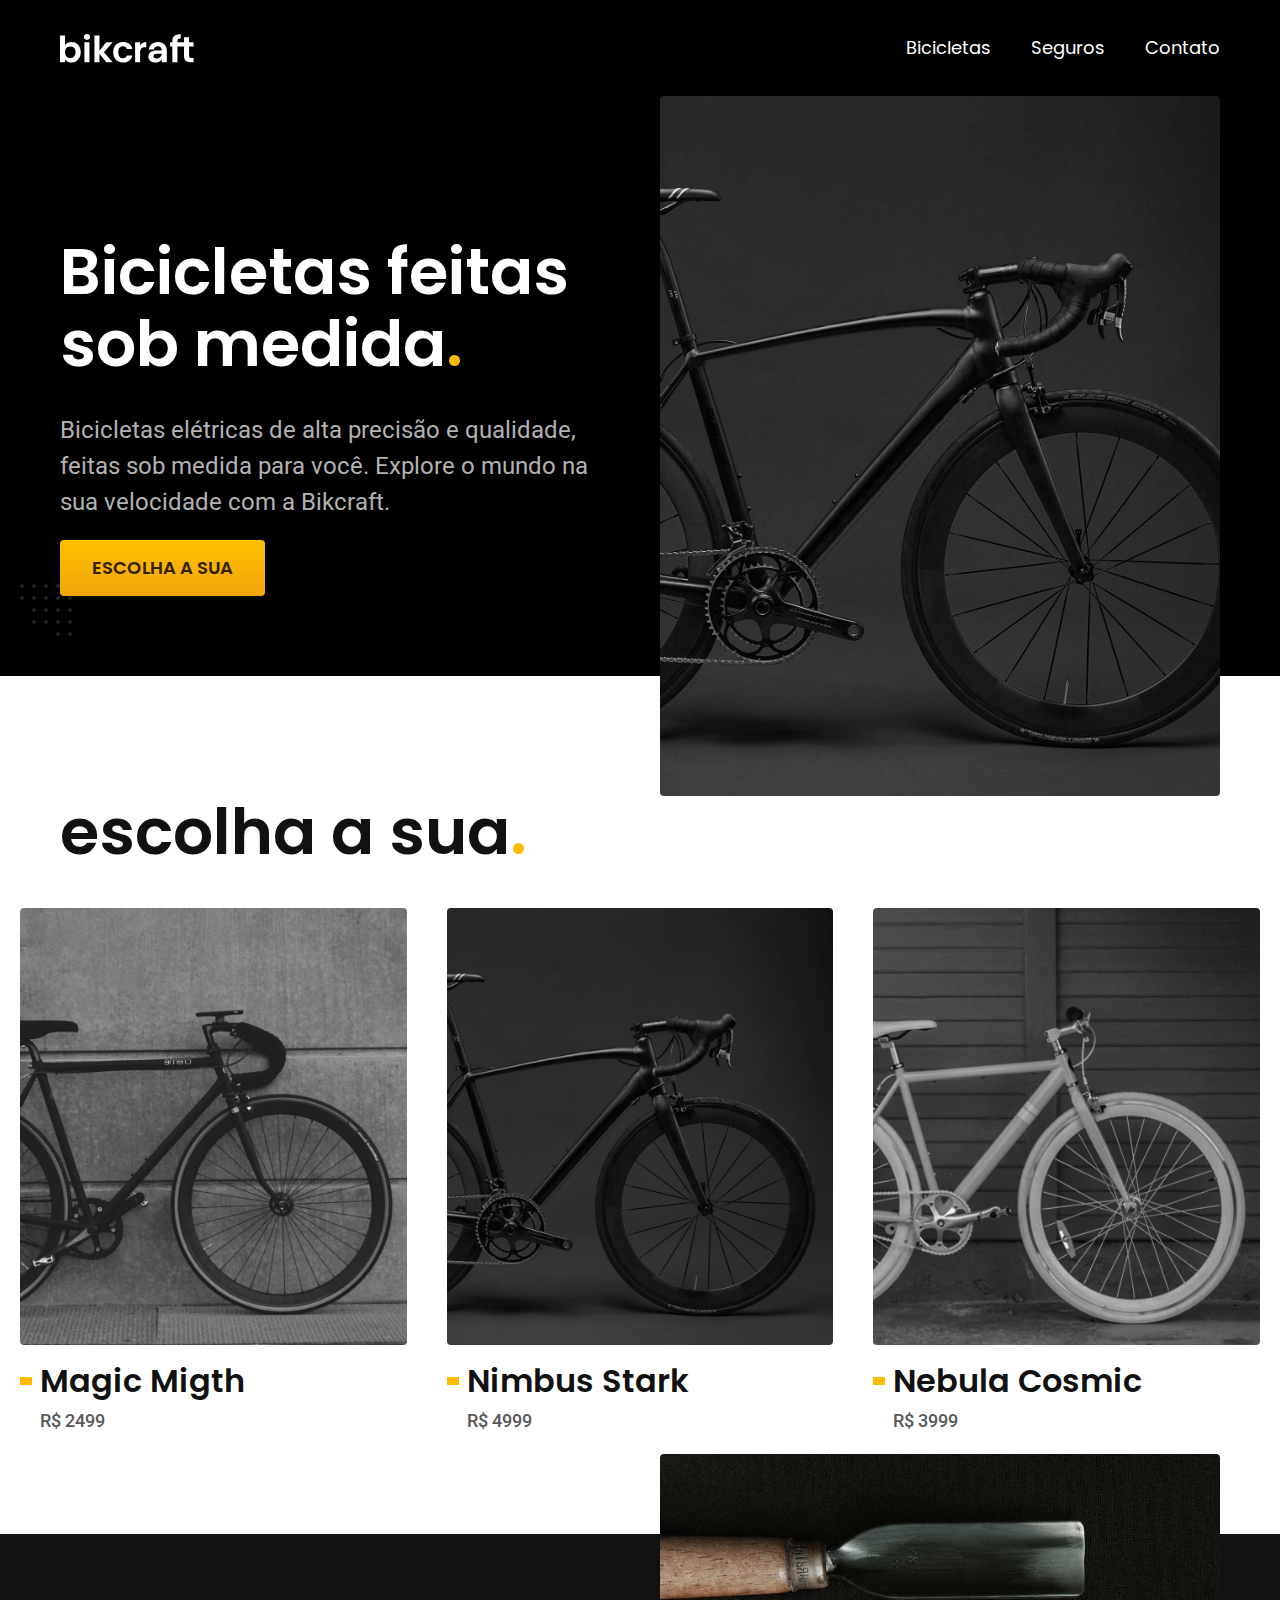
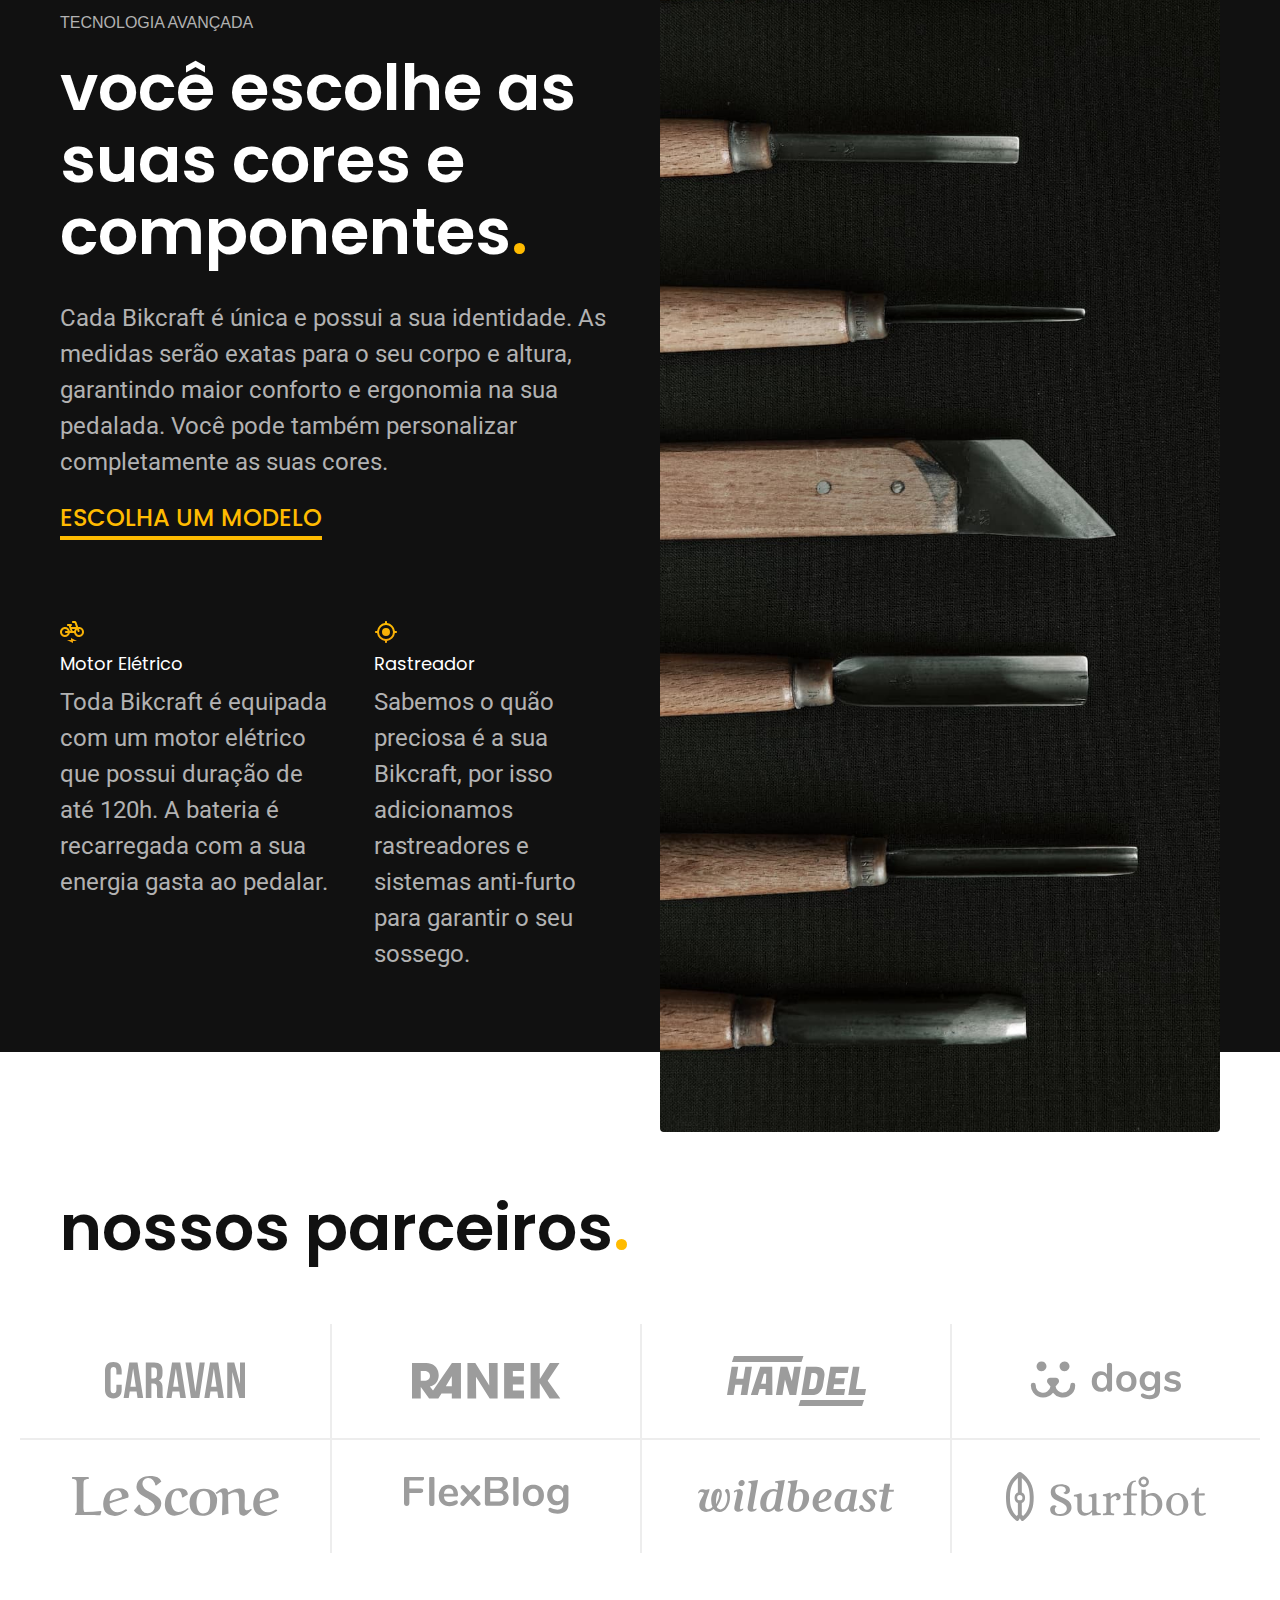
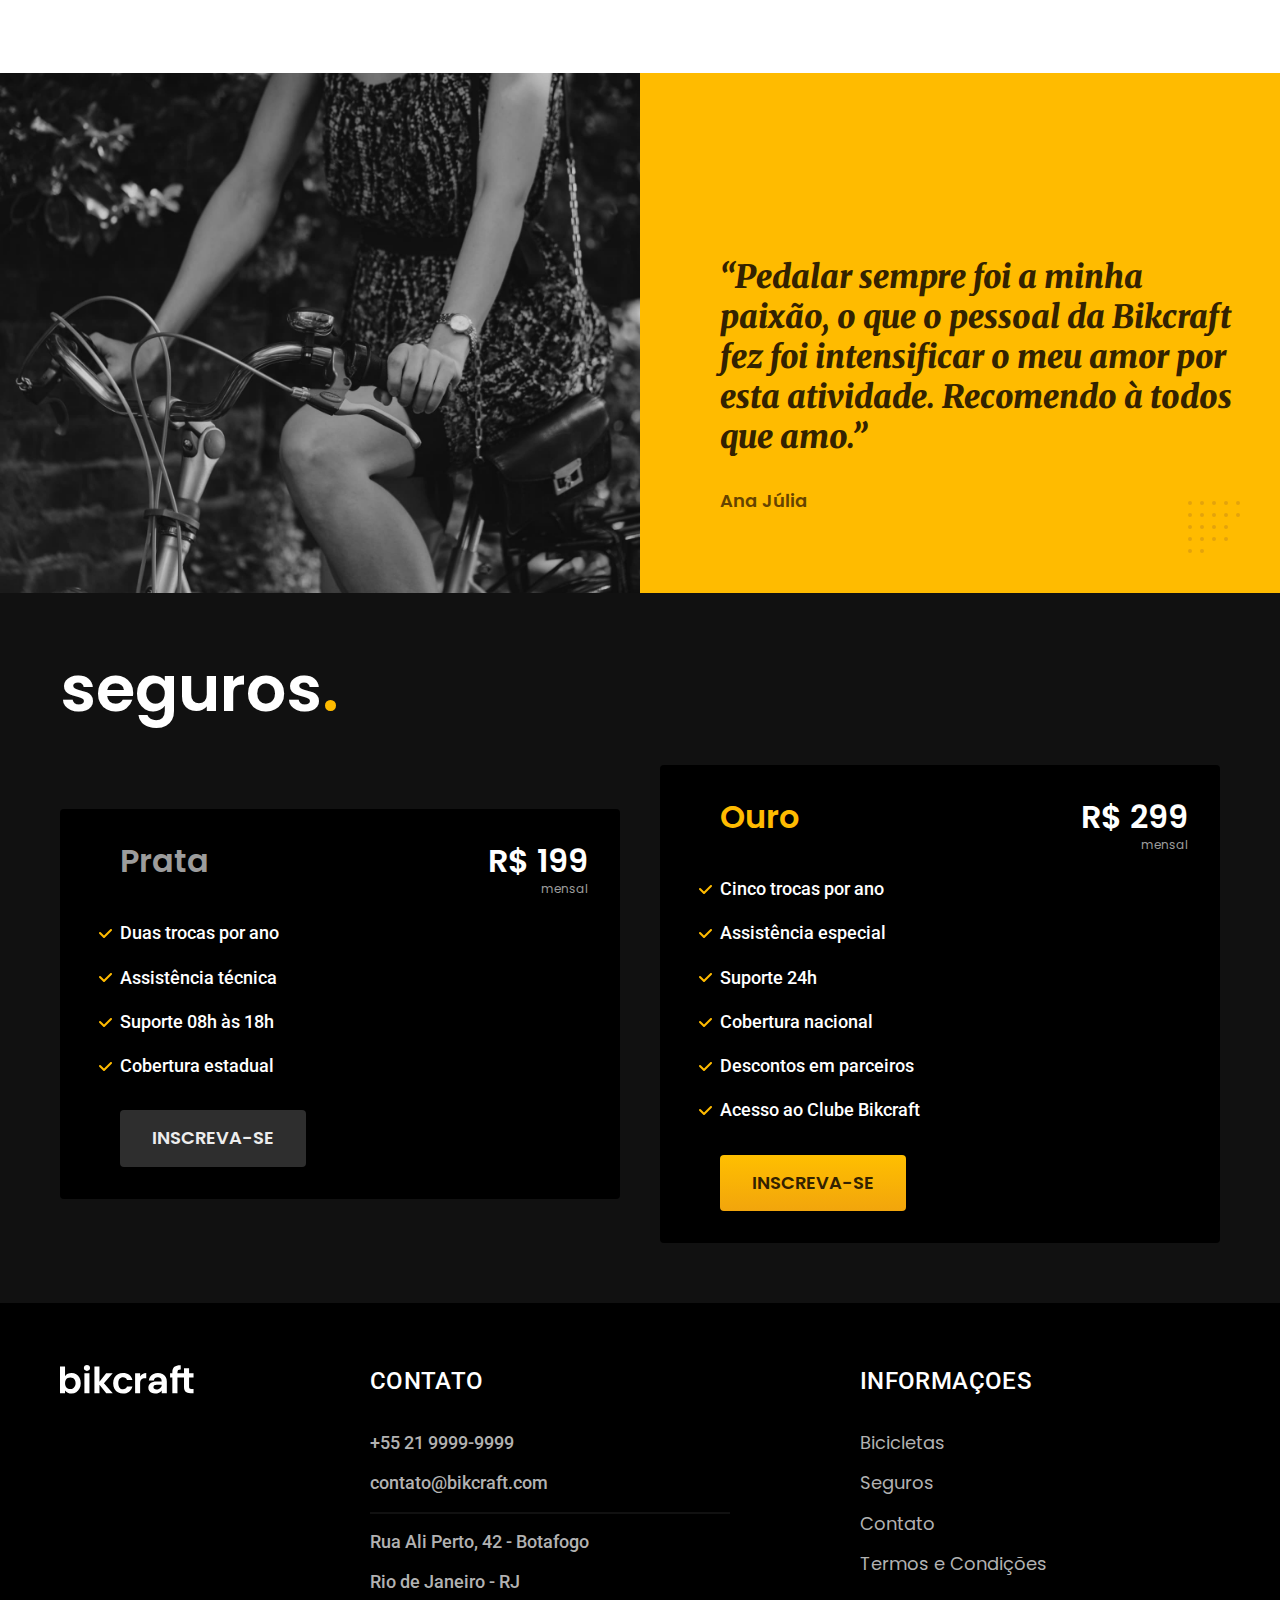
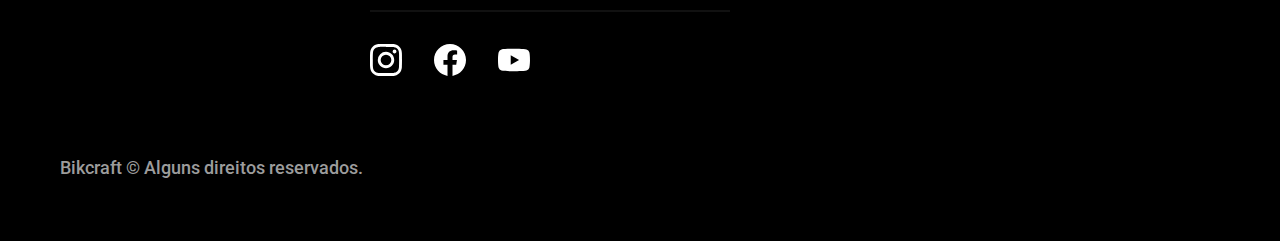
<file: index.html>
<!DOCTYPE html>
<html lang="pt-br">

<head>
  <meta charset="UTF-8">
  <meta name="viewport" content="width=device-width,initial-scale=1.0">
  <meta name="description" content="Bicicletas elétricas de alta precisão e qualidade,feitas sob medida para o cliente.Explore o mundo na sua velocidade com a Bikcraft.">

  <link rel="icon" href="./favicon.svg" type="image/svg+xml">
  <link rel="preload" href="./css/style.css" as="style">


  <link rel="stylesheet" href="./css/style.css">

  <link rel="preconnect" href="https://fonts.googleapis.com">
  <link rel="preconnect" href="https://fonts.gstatic.com" crossorigin>
  <link href="https://fonts.googleapis.com/css2?family=Merriweather:ital,wght@1,900&family=Nunito:ital,wght@0,400;0,700;1,400&family=Poppins&family=Roboto:wght@400;500&display=swap" rel="stylesheet">

  <title>Bikcraft-Bicicletas Elétricas</title>
</head>

<body>
  <header class="header-bg">
    <div class="header container">
      <a href="./"> <img src="img/bikcraft.svg" width="136" height="32" alt="Bikcraft"></a>

      <nav aria-label="primaria">
        <ul class="header-menu font-1-m cor-0">
          <li><a href="bicicletas.html">Bicicletas</a></li>
          <li><a href="seguros.html">Seguros</a></li>
          <li><a href="contato.html">Contato</a></li>
        </ul>
      </nav>
    </div>
  </header>
  <main class="introduçao-bg">
    <div class="introduçao container">
      <div class="introduçao-conteudo">
        <h1 class="font-1-xxl cor-0 fadeInDow" data-anime="200">Bicicletas feitas sob medida<span class="cor-p1">.</span></h1>
        <p class="font-2-l cor-5 fadeInDow" data-anime="400">Bicicletas elétricas de alta precisão e qualidade, feitas sob medida para você. Explore o mundo na sua velocidade com a Bikcraft.</p>
        <a class="botao fadeInDow" data-anime="600" href="./bicicletas.html">escolha a sua</a>
      </div>
      <picture data-anime="800" class="fadeInDow">
        <source media="(max-width:800px)" srcset="./img/bicicletas/nimbus.jpg">
        <img src="./img/fotos/introducao.jpg" width="1280" height="1600" alt="bicicleta elétrica preta">
      </picture>
    </div>
  </main>

  <article class="bicicletas-lista">
    <h2 class="container font-1-xxl">escolha a sua<span class="cor-p1">.</span></h2>
    <ul>
      <li>
        <a href="./bicicletas/magic.html">
          <img src="img/bicicletas/magic-home.jpg" width="920" height="1040" alt="bicicleta preta">
          <h3 class="font-1-xl">Magic Migth</h3>
          <span class="font-2-m cor-8">R$ 2499</span>
        </a>
      </li>
      <li>
        <a href="./bicicletas/nimbus.html">
          <img src="img/bicicletas/nimbus-home.jpg" width="920" height="1040" alt="bicicleta preta">
          <h3 class="font-1-xl">Nimbus Stark</h3>
          <span class="font-2-m cor-8">R$ 4999</span>
        </a>
      </li>
      <li>
        <a href="./bicicletas/nebula.html">
          <img src="img/bicicletas/nebula-home.jpg" width="920" height="1040" alt="bicicleta preta">
          <h3 class="font-1-xl">Nebula Cosmic</h3>
          <span class="font-2-m cor-8">R$ 3999</span>
        </a>
      </li>
    </ul>
  </article>
  <article class="tecnologia-bg">
    <div class="tecnologia container">
      <div class="tecnologia-conteudo">
        <span class="font-1-l-b cor-5">TECNOLOGIA AVANÇADA</span>
        <h2 class="font-1-xxl cor-0">você escolhe as
          suas cores e
          componentes<span class="cor-p1">.</span></h2>
        <p class="font-2-l cor-5">Cada Bikcraft é única e possui a sua identidade. As medidas serão exatas para o seu corpo e altura, garantindo maior conforto e ergonomia na sua pedalada. Você pode também personalizar completamente as suas cores.</p>
        <a class="link" href="./bicicletas.html">escolha um modelo</a>
        <div class="tecnologia-vantagens">
          <div>
            <img class="icones" src="./img/icones/eletrica.svg" width="24" height="24" alt=" ">
            <h3 class="font-1-m cor-0">Motor Elétrico</h3>
            <p class="font-2-s cor-5">Toda Bikcraft é equipada com um motor elétrico que possui duração de até 120h. A bateria é recarregada com a sua energia gasta ao pedalar.</p>
          </div>
          <div>
            <img class="icones" src="./img/icones/rastreador.svg" width="24" height="24" alt=" ">
            <h3 class="font-1-m cor-0">Rastreador</h3>
            <p class="font-2-s cor-5">Sabemos o quão preciosa é a sua Bikcraft, por isso adicionamos rastreadores e sistemas anti-furto para garantir o seu sossego.</p>
          </div>
        </div>
      </div>
      <div class="tecnologia-imagem">
        <img class="componentes" src="./img/fotos/tecnologia.jpg" width="1200" height="1920" alt="">
      </div>
    </div>
  </article>
  <section class="parceiros" aria-label="Nossos Parceiros">
    <h2 class="container font-1-xxl">nossos parceiros<span class="cor-p1">.</span></h2>
    <ul>
      <li><img src="./img/parceiros/caravan.svg" width="140" height="38" alt="caravan"></li>
      <li><img src="./img/parceiros/ranek.svg" width="149" height="36" alt="ranek"></li>
      <li><img src="./img/parceiros/handel.svg" width="139" height="50" alt="handel"></li>
      <li><img src="./img/parceiros/dogs.svg" width="152" height="39" alt="dogs"></li>
    </ul>
    <ul>
      <li class="parceiros-item"><img src="./img/parceiros/lescone.svg" width="208" height="41" alt="lescone"></li>
      <li class="parceiros-item"><img src="./img/parceiros/flexblog.svg" width="165" height="38" alt="flexblog"></li>
      <li class="parceiros-item"><img src="./img/parceiros/wildbeast.svg" width="196" height="34" alt="wildbeast"></li>
      <li class="parceiros-item"><img src="./img/parceiros/surfbot.svg" width="200" height="49" alt="surfbot"></li>
    </ul>
  </section>
  <section class="depoimento" aria-label="Depoimento">
    <div>
      <img src="./img/fotos/depoimento.jpg" width="1560" height="1360" alt="pessoa pedalando bicicleta Bikcraft">
    </div>
    <div class="depoimento-conteudo">
      <blockquote class="font-1-xl cor-p5">
        <p>Pedalar sempre foi a minha paixão, o que o pessoal da Bikcraft fez foi intensificar o meu amor por esta atividade. Recomendo à todos que amo.</p>
      </blockquote>
      <span class="font-1-m-b cor-p4">Ana Júlia</span>
    </div>
  </section>
  <article class="seguros-bg">
    <div class="seguros container">
      <h2 class="font-1-xxl cor-0">seguros<span class="cor-p1">.</span></h2>
      <div class="seguros-item">
        <h3 class="font-1-xl cor-6">Prata</h3>
        <span class="font-1-xl cor-0">R$ 199<span class="font-1-xs cor-6">mensal</span></span>
        <ul class="font-2-m cor-0">
          <li>Duas trocas por ano</li>
          <li>Assistência técnica</li>
          <li>Suporte 08h às 18h</li>
          <li>Cobertura estadual</li>
        </ul>
        <a class="botao secundario" href="./orçamento.html">Inscreva-se</a>
      </div>
      <div class="seguros-item">
        <h3 class="font-1-xl cor-p1">Ouro</h3>
        <span class="font-1-xl cor-0">R$ 299<span class="font-1-xs cor-6">mensal</span></span>
        <ul class="font-2-m cor-0">
          <li>Cinco trocas por ano</li>
          <li>Assistência especial</li>
          <li>Suporte 24h</li>
          <li>Cobertura nacional</li>
          <li>Descontos em parceiros</li>
          <li>Acesso ao Clube Bikcraft</li>
        </ul>
        <a class="botao" href="./orçamento.html">Inscreva-se</a>
      </div>
    </div>
  </article>
  <footer class="footer-bg">
    <div class="footer container">
      <img src="img/bikcraft.svg" width="136" height="32" alt="Bikcraft">
      <div class="footer-contato">
        <h3 class="font-2-l-b cor-0">contato</h3>
        <ul class="font-2-m cor-5">
          <li><a href="tel:+5521999999999">+55 21 9999-9999</a></li>
          <li><a href="maito:contato@bikcraft.com">contato@bikcraft.com</a></li>
          <li>Rua Ali Perto, 42 - Botafogo</li>
          <li>Rio de Janeiro - RJ</li>
        </ul>
        <div class="footer-redes">
          <a href="./">
            <img src="img/redes/instagram.svg" width="32" height="32" alt=""></a>
          <a href="./">
            <img src="img/redes/facebook.svg" width="32" height="32" alt=""></a>
          <a href="./">
            <img src="img/redes/youtube.svg" width="32" height="32" alt=""></a>
        </div>
      </div>
      <div class="footer-informaçoes">
        <h3 class="font-2-l-b cor-0">Informaçoes</h3>
        <nav>
          <ul class="font-1-m cor-5">
            <li> <a href="./bicicletas.html">Bicicletas</a></li>
            <li> <a href="./seguros.html">Seguros</a></li>
            <li><a href="./contato.html">Contato</a></li>
            <li><a href="./termos.html">Termos e Condições</a></li>
          </ul>
        </nav>
      </div>
      <p class="footer-copy font-2-m cor-6">Bikcraft © Alguns direitos reservados.</p>
    </div>
  </footer>
  <script src="./js/plugin/simple-anime.js"></script>
  <script src="./js/script.js"></script>

</body>


</html>
</file>
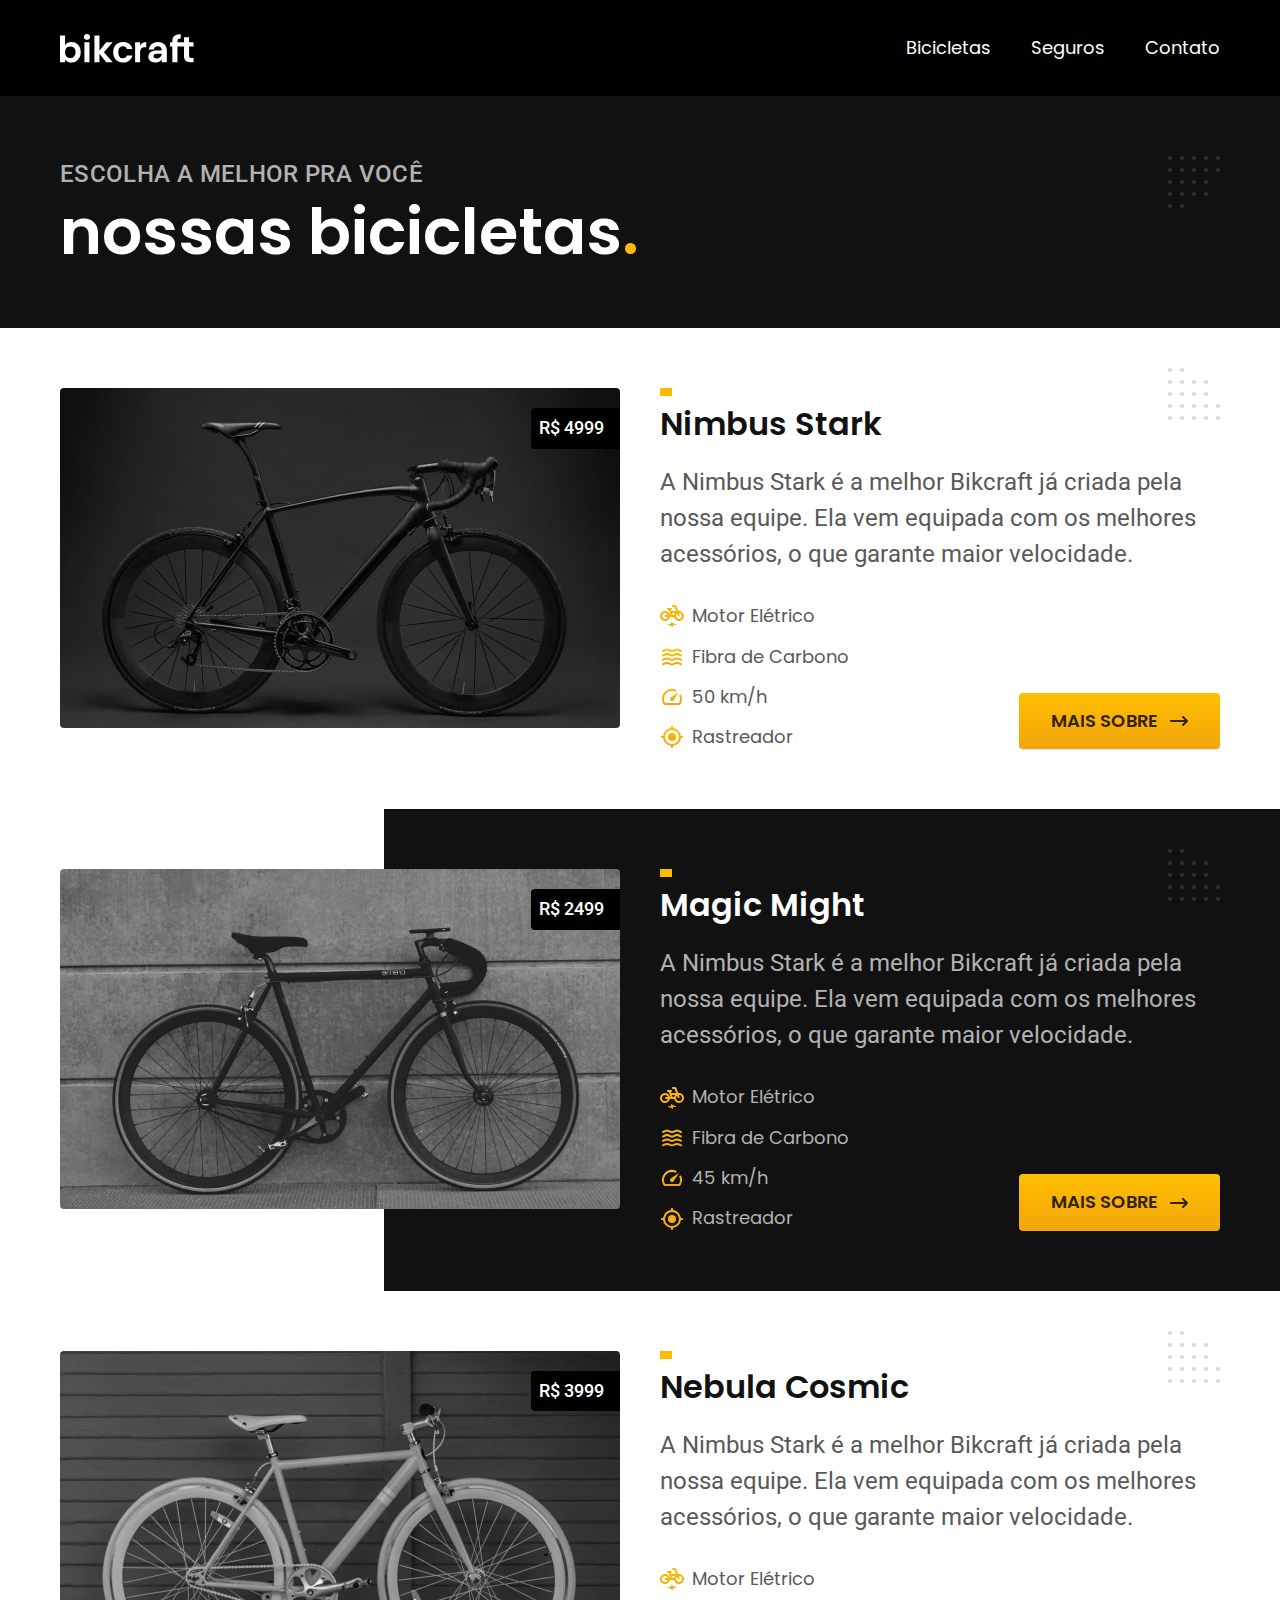
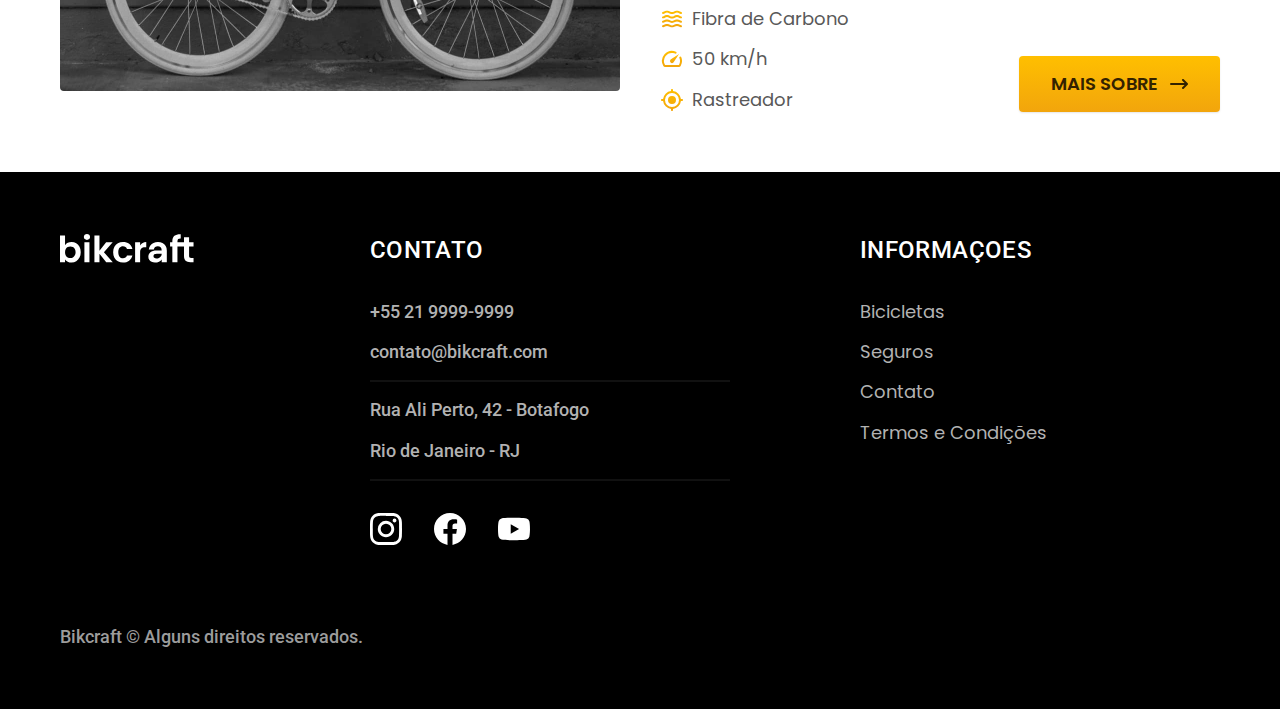
<file: bicicletas.html>
<!DOCTYPE html>
<html lang="pt-br">

<head>
  <meta charset="UTF-8">
  <meta name="viewport" content="width=device-width,initial-scale=1.0">
  <meta name="description" content="Bicicletas.">
  <link rel="icon" href="./favicon.svg" type="image/svg+xml">
  <link rel="preload" href="./css/style.css" as="style">


  <link rel="stylesheet" href="./css/style.css">
  <link rel="preconnect" href="https://fonts.googleapis.com">
  <link rel="preconnect" href="https://fonts.gstatic.com" crossorigin>
  <link href="https://fonts.googleapis.com/css2?family=Merriweather:ital,wght@1,900&family=Nunito:ital,wght@0,400;0,700;1,400&family=Poppins&family=Roboto:wght@400;500&display=swap" rel="stylesheet">
  <title>Bicicletas | Bikcraft</title>
</head>

<body id="bicicletas">
  <header class="header-bg">
    <div class="header container">
      <a href="./"> <img src="img/bikcraft.svg" width="136" height="32" alt="Bikcraft"></a>

      <nav aria-label="primaria">
        <ul class="header-menu font-1-m cor-0">
          <li><a href="bicicletas.html">Bicicletas</a></li>
          <li><a href="seguros.html">Seguros</a></li>
          <li><a href="contato.html">Contato</a></li>
        </ul>
      </nav>
    </div>
  </header>
  <main>
    <div class="titulo-bg">
      <div class="titulo container">
        <p class="font-2-l-b cor-5">Escolha a melhor pra você</p>
        <h1 class="font-1-xxl cor-0">nossas bicicletas<span class="cor-p1">.</span></h1>
      </div>
    </div>

    <div class="bicicletas container">
      <div class="bicicletas-imagem">
        <img src="./img/bicicletas/nimbus.jpg" width="1120" height="680" alt=" Bicicleta preta">
        <span class="font-2-m cor-0">R$ 4999</span>
      </div>
      <div class="bicicletas-conteudo">
        <h2 class="font-1-xl">Nimbus Stark</h2>
        <p class="font-2-s cor-8">A Nimbus Stark é a melhor Bikcraft já criada pela nossa equipe. Ela vem equipada com os melhores acessórios, o que garante maior velocidade.</p>
        <ul class="font-1-m cor-8">
          <li><img src="./img/icones/eletrica.svg" width="32" height="32" alt="">Motor Elétrico</li>
          <li><img src="./img/icones/carbono.svg" width="32" height="32" alt="">Fibra de Carbono</li>
          <li><img src="./img/icones/velocidade.svg" width="32" height="32" alt="">50 km/h</li>
          <li><img src="./img/icones/rastreador.svg" width="32" height="32" alt="">Rastreador</li>
        </ul>
        <a class="botao seta" href="./bicicletas/nimbus.html">Mais Sobre</a>
      </div>
    </div>


    <div class="bicicletas-bg">
      <div class="bicicletas container">
        <div class="bicicletas-imagem">
          <img src="./img/bicicletas/magic.jpg" width="1120" height="680" alt=" Bicicleta preta">
          <span class="font-2-m cor-0">R$ 2499</span>
        </div>
        <div class="bicicletas-conteudo">
          <h2 class="font-1-xl cor-0">Magic Might</h2>
          <p class="font-2-s cor-5">A Nimbus Stark é a melhor Bikcraft já criada pela nossa equipe. Ela vem equipada com os melhores acessórios, o que garante maior velocidade.</p>
          <ul class="font-1-m cor-5">
            <li><img src="./img/icones/eletrica.svg" width="32" height="32" alt="">Motor Elétrico</li>
            <li><img src="./img/icones/carbono.svg" width="32" height="32" alt="">Fibra de Carbono</li>
            <li><img src="./img/icones/velocidade.svg" width="32" height="32" alt="">45 km/h</li>
            <li><img src="./img/icones/rastreador.svg" width="32" height="32" alt="">Rastreador</li>
          </ul>
          <a class="botao seta" href="./bicicletas/magic.html">Mais Sobre</a>
        </div>
      </div>
    </div>


    <div class="bicicletas container">
      <div class="bicicletas-imagem">
        <img src="./img/bicicletas/nebula.jpg" width="1120" height="680" alt=" Bicicleta preta">
        <span class="font-2-m cor-0">R$ 3999</span>
      </div>
      <div class="bicicletas-conteudo">
        <h2 class="font-1-xl">Nebula Cosmic</h2>
        <p class="font-2-s cor-8">A Nimbus Stark é a melhor Bikcraft já criada pela nossa equipe. Ela vem equipada com os melhores acessórios, o que garante maior velocidade.</p>
        <ul class="font-1-m cor-8">
          <li><img src="./img/icones/eletrica.svg" width="32" height="32" alt="">Motor Elétrico</li>
          <li><img src="./img/icones/carbono.svg" width="32" height="32" alt="">Fibra de Carbono</li>
          <li><img src="./img/icones/velocidade.svg" width="32" height="32" alt="">50 km/h</li>
          <li><img src="./img/icones/rastreador.svg" width="32" height="32" alt="">Rastreador</li>
        </ul>
        <a class="botao seta" href="./bicicletas/nebula.html">Mais Sobre</a>
      </div>
    </div>


  </main>
  <footer class="footer-bg">
    <div class="footer container">
      <img src="img/bikcraft.svg" width="136" height="32" alt="Bikcraft">
      <div class="footer-contato">
        <h3 class="font-2-l-b cor-0">contato</h3>
        <ul class="font-2-m cor-5">
          <li><a href="tel:+5521999999999">+55 21 9999-9999</a></li>
          <li><a href="maito:contato@bikcraft.com">contato@bikcraft.com</a></li>
          <li>Rua Ali Perto, 42 - Botafogo</li>
          <li>Rio de Janeiro - RJ</li>
        </ul>
        <div class="footer-redes">
          <a href="./">
            <img src="img/redes/instagram.svg" width="32" height="32" alt=""></a>
          <a href="./">
            <img src="img/redes/facebook.svg" width="32" height="32" alt=""></a>
          <a href="./">
            <img src="img/redes/youtube.svg" width="32" height="32" alt=""></a>
        </div>
      </div>
      <div class="footer-informaçoes">
        <h3 class="font-2-l-b cor-0">Informaçoes</h3>
        <nav>
          <ul class="font-1-m cor-5">
            <li> <a href="./bicicletas.html">Bicicletas</a></li>
            <li> <a href="./seguros.html">Seguros</a></li>
            <li><a href="./contato.html">Contato</a></li>
            <li><a href="./termos.html">Termos e Condições</a></li>
          </ul>
        </nav>
      </div>
      <p class="footer-copy font-2-m cor-6">Bikcraft © Alguns direitos reservados.</p>
    </div>
  </footer>
  <script src="./js/script.js">
  </script>
</body>



</html>
</file>
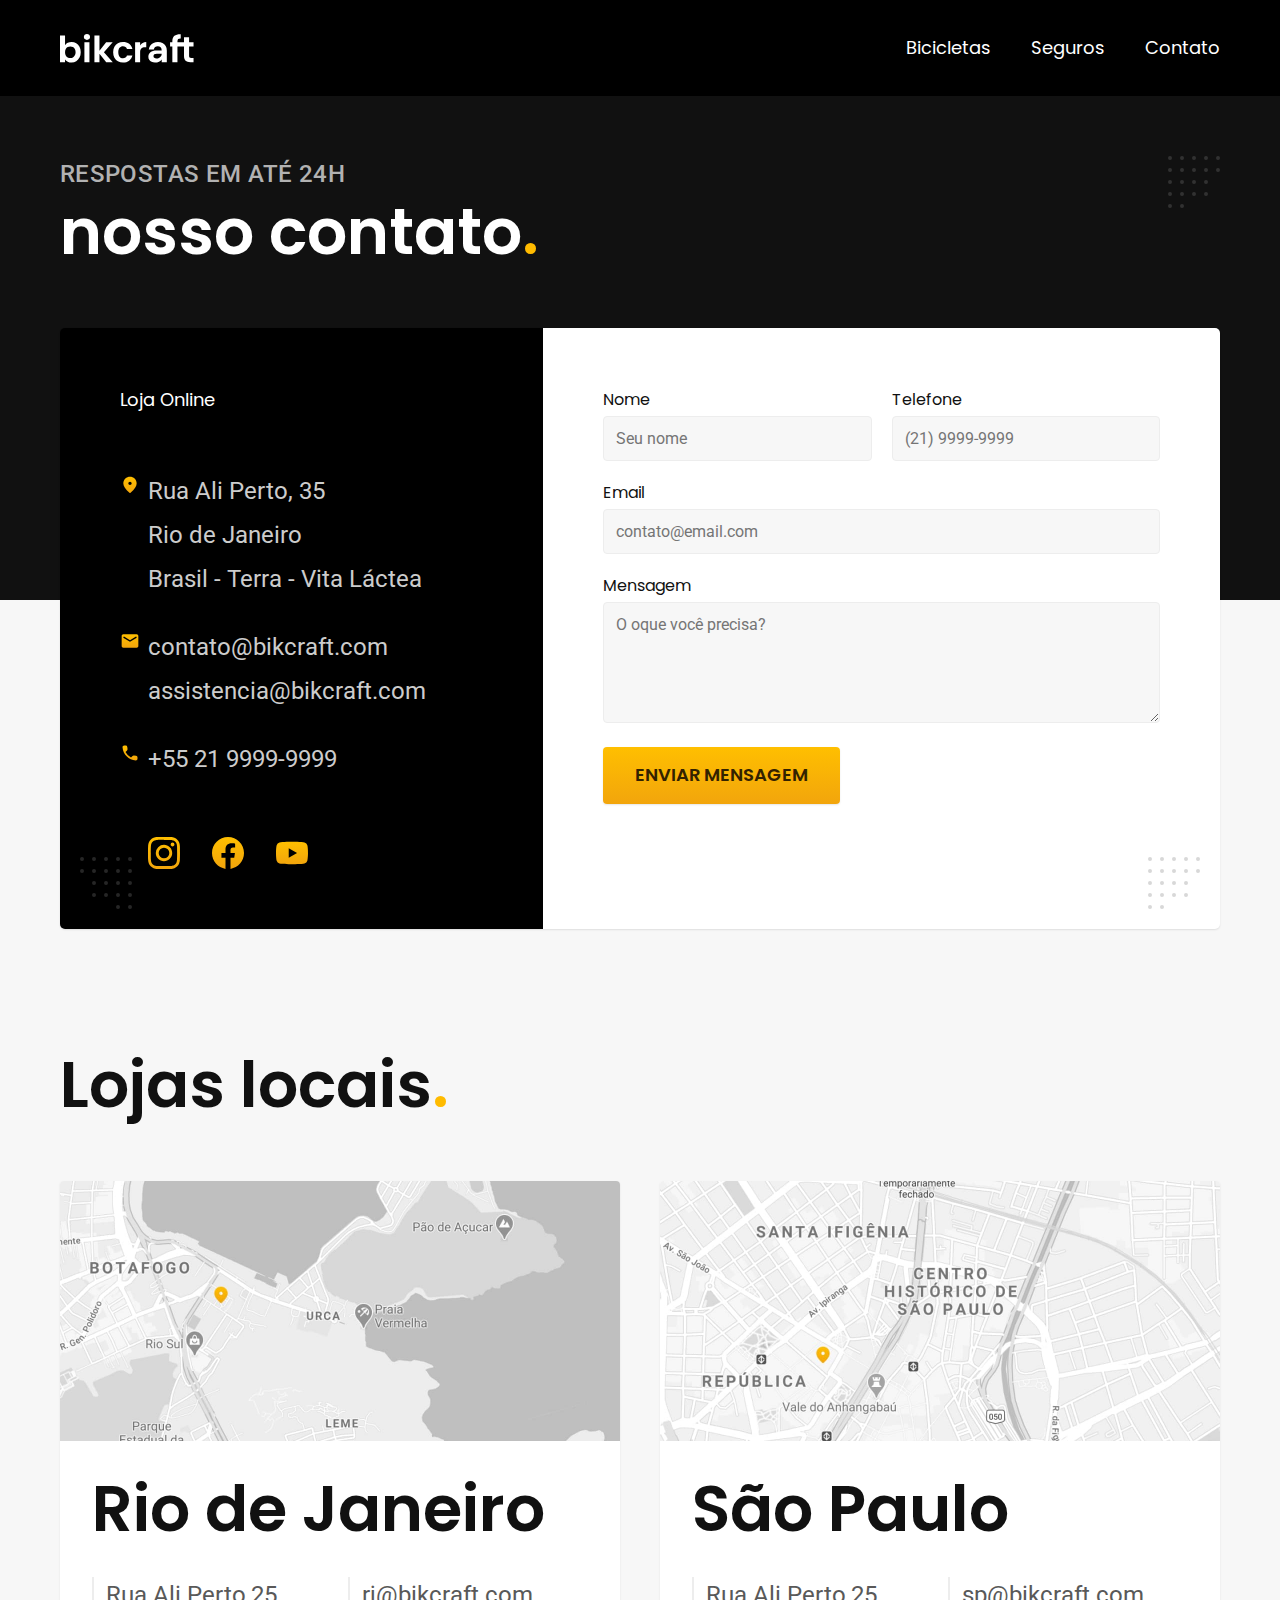
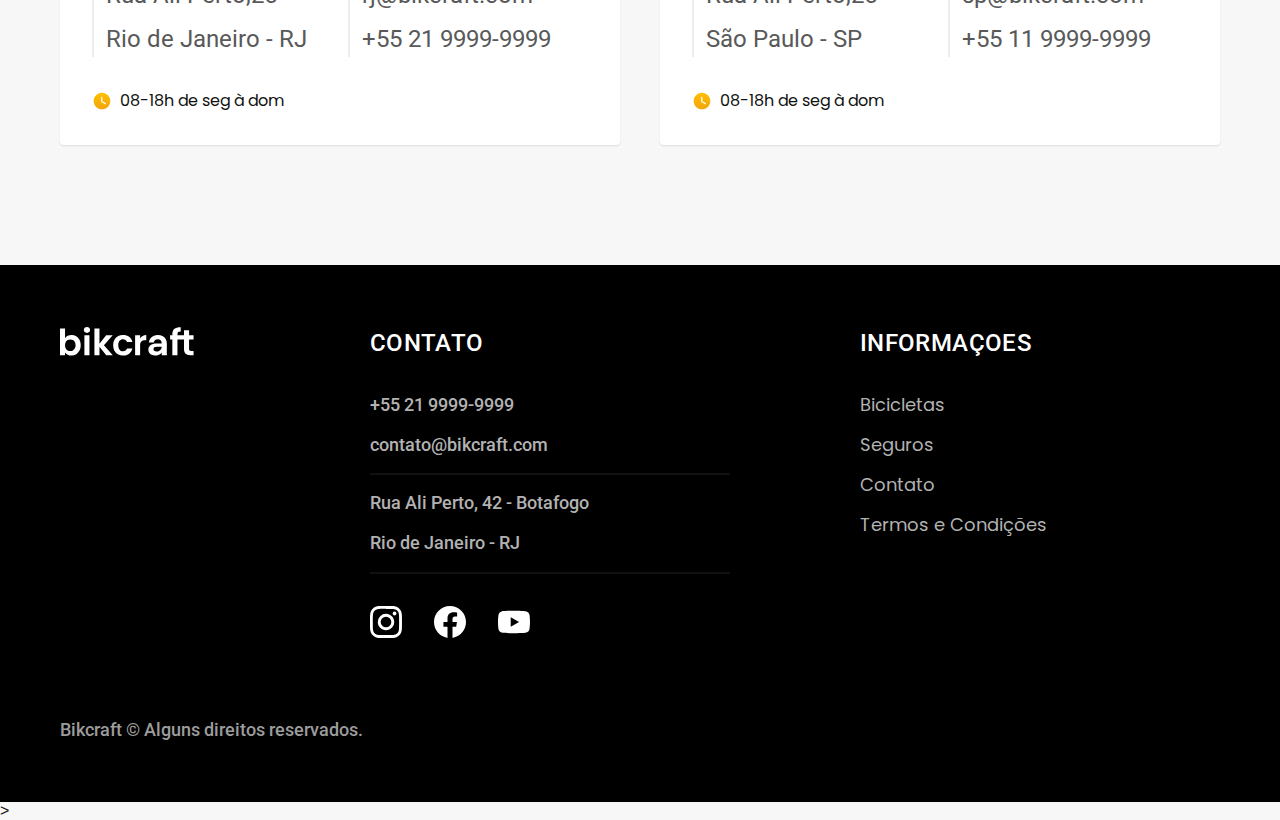
<file: contato.html>
<!DOCTYPE html>
<html lang="pt-br">

<head>
  <meta charset="UTF-8">
  <meta name="viewport" content="width=device-width,initial-scale=1.0">
  <meta name="description" content="Contato.">
  <link rel="icon" href="./favicon.svg" type="image/svg+xml">
  <link rel="preload" href="./css/style.css" as="style">


  <link rel="stylesheet" href="./css/style.css">
  <link rel="preconnect" href="https://fonts.googleapis.com">
  <link rel="preconnect" href="https://fonts.gstatic.com" crossorigin>
  <link href="https://fonts.googleapis.com/css2?family=Merriweather:ital,wght@1,900&family=Nunito:ital,wght@0,400;0,700;1,400&family=Poppins&family=Roboto:wght@400;500&display=swap" rel="stylesheet">

  <title>Contato | Bikcraft</title>
</head>

<body id="contato">
  <header class="header-bg">
    <div class="header container">
      <a href="./"> <img src="img/bikcraft.svg" width="136" height="32" alt="Bikcraft"></a>

      <nav aria-label="primaria">
        <ul class="header-menu font-1-m cor-0">
          <li><a href="bicicletas.html">Bicicletas</a></li>
          <li><a href="seguros.html">Seguros</a></li>
          <li><a href="contato.html">Contato</a></li>
        </ul>
      </nav>
    </div>
  </header>
  <main>
    <div class="titulo-bg">
      <div class="titulo container">
        <p class="font-2-l-b cor-5">Respostas em até 24h</p>
        <h1 class="font-1-xxl cor-0">nosso contato<span class="cor-p1">.</span></h1>
      </div>
    </div>
    <div class="contato container">
      <section class="contato-dados" aria-label="Endereço">
        <h2 class="font-1-m cor-0">Loja Online</h2>
        <div class="contato-endereço font-2-s cor-4">
          <p>Rua Ali Perto, 35</p>
          <p>Rio de Janeiro</p>
          <p>Brasil - Terra - Vita Láctea</p>
        </div>
        <address class="contato-meios font-2-s cor-4">
          <a href="maito:contato@bikcraft.com">contato@bikcraft.com</a>
          <a href="maito:assistencia@bikcraft.com">assistencia@bikcraft.com</a>
          <a href="tel:+5521999999999">+55 21 9999-9999</a>
        </address>
        <div class="contato-redes">
          <a href="./">
            <img src="./img/redes/instagram-p.svg" width="32" height="32" alt="instagram">
          </a>
          <a href="./">
            <img src="./img/redes/facebook-p.svg" width="32" height="32" alt="facebook">
          </a>
          <a href="./">
            <img src="./img/redes/youtube-p.svg" width="32" height="32" alt="youtube">
          </a>
        </div>
      </section>
      <section class="contato-formulario" aria-label="Formulário">
        <form class="form" action="./contato.html">
          <div>
            <label for="nome">Nome</label>
            <input type="text" id="nome" name="nome" placeholder="Seu nome">
          </div>
          <div>
            <label for="telefone">Telefone</label>
            <input type="text" id="telefone" name="telefone" placeholder="(21) 9999-9999">
          </div>
          <div class="col-2">
            <label for="email">Email</label>
            <input type="email" id="email" name="email" placeholder="contato@email.com">
          </div>
          <div class="col-2">
            <label for="mensagem">Mensagem</label>
            <textarea rows="5" id="mensagem" name="mensagem" placeholder="O oque você precisa?"></textarea>
          </div>
          <button class="botao col-2">Enviar Mensagem</button>
    </div>
    </form>
    </section>
    </div>
  </main>
  <article class="lojas container">
    <h2 class="font-1-xxl">Lojas locais<span class="cor-p1">.</span></h2>
    <div class="lojas-item">
      <img src="./img//lojas/rj.jpg" width="1120" height="520" alt="mapa marcando o endereço em Rua Ali Perto,25 - Rio de Janeiro - RJ">
      <div class="lojas-conteudo">
        <h3 class="font-1-xxl">Rio de Janeiro</h3>

        <div class="lojas-dados font-2-s cor-8">
          <p>Rua Ali Perto,25</p>
          <p>Rio de Janeiro - RJ</p>
        </div>
        <div class="lojas-dados font-2-s cor-8">
          <a href="mailto:rj@bikcraft.com">rj@bikcraft.com</a>
          <a href="tel:+5521999999999">+55 21 9999-9999</a>
        </div>

        <p class="lojas-tempo font-1-s"><img src="./img/icones/horario.svg" width="20" height="20" alt="">08-18h de seg à dom</p>
      </div>
    </div>

    <div class="lojas-item">
      <img src="./img//lojas/sp.jpg" width="1120" height="520" alt="mapa marcando o endereço em Rua Ali Perto,25 - São Paulo - SP">
      <div class="lojas-conteudo">
        <h3 class="font-1-xxl">São Paulo</h3>

        <div class="lojas-dados font-2-s cor-8">
          <p>Rua Ali Perto,25</p>
          <p>São Paulo - SP</p>
        </div>
        <div class="lojas-dados font-2-s cor-8">
          <a href="mailto:sp@bikcraft.com">sp@bikcraft.com</a>
          <a href="tel:+5511999999999">+55 11 9999-9999</a>
        </div>

        <p class="lojas-tempo font-1-s"><img src="./img/icones/horario.svg" width="20" height="20" alt="">08-18h de seg à dom</p>
      </div>
    </div>
  </article>
  <footer class="footer-bg">
    <div class="footer container">
      <img src="img/bikcraft.svg" width="136" height="32" alt="Bikcraft">
      <div class="footer-contato">
        <h3 class="font-2-l-b cor-0">contato</h3>
        <ul class="font-2-m cor-5">
          <li><a href="tel:+5521999999999">+55 21 9999-9999</a></li>
          <li><a href="maito:contato@bikcraft.com">contato@bikcraft.com</a></li>
          <li>Rua Ali Perto, 42 - Botafogo</li>
          <li>Rio de Janeiro - RJ</li>
        </ul>
        <div class="footer-redes">
          <a href="./">
            <img src="img/redes/instagram.svg" width="32" height="32" alt=""></a>
          <a href="./">
            <img src="img/redes/facebook.svg" width="32" height="32" alt=""></a>
          <a href="./">
            <img src="img/redes/youtube.svg" width="32" height="32" alt=""></a>
        </div>
      </div>
      <div class="footer-informaçoes">
        <h3 class="font-2-l-b cor-0">Informaçoes</h3>
        <nav>
          <ul class="font-1-m cor-5">
            <li> <a href="./bicicletas.html">Bicicletas</a></li>
            <li> <a href="./seguros.html">Seguros</a></li>
            <li><a href="./contato.html">Contato</a></li>
            <li><a href="./termos.html">Termos e Condições</a></li>
          </ul>
        </nav>
      </div>
      <p class="footer-copy font-2-m cor-6">Bikcraft © Alguns direitos reservados.</p>
    </div>
  </footer>
  <script src="./js/script.js">
  </script>
</body>

>

</html>
</file>
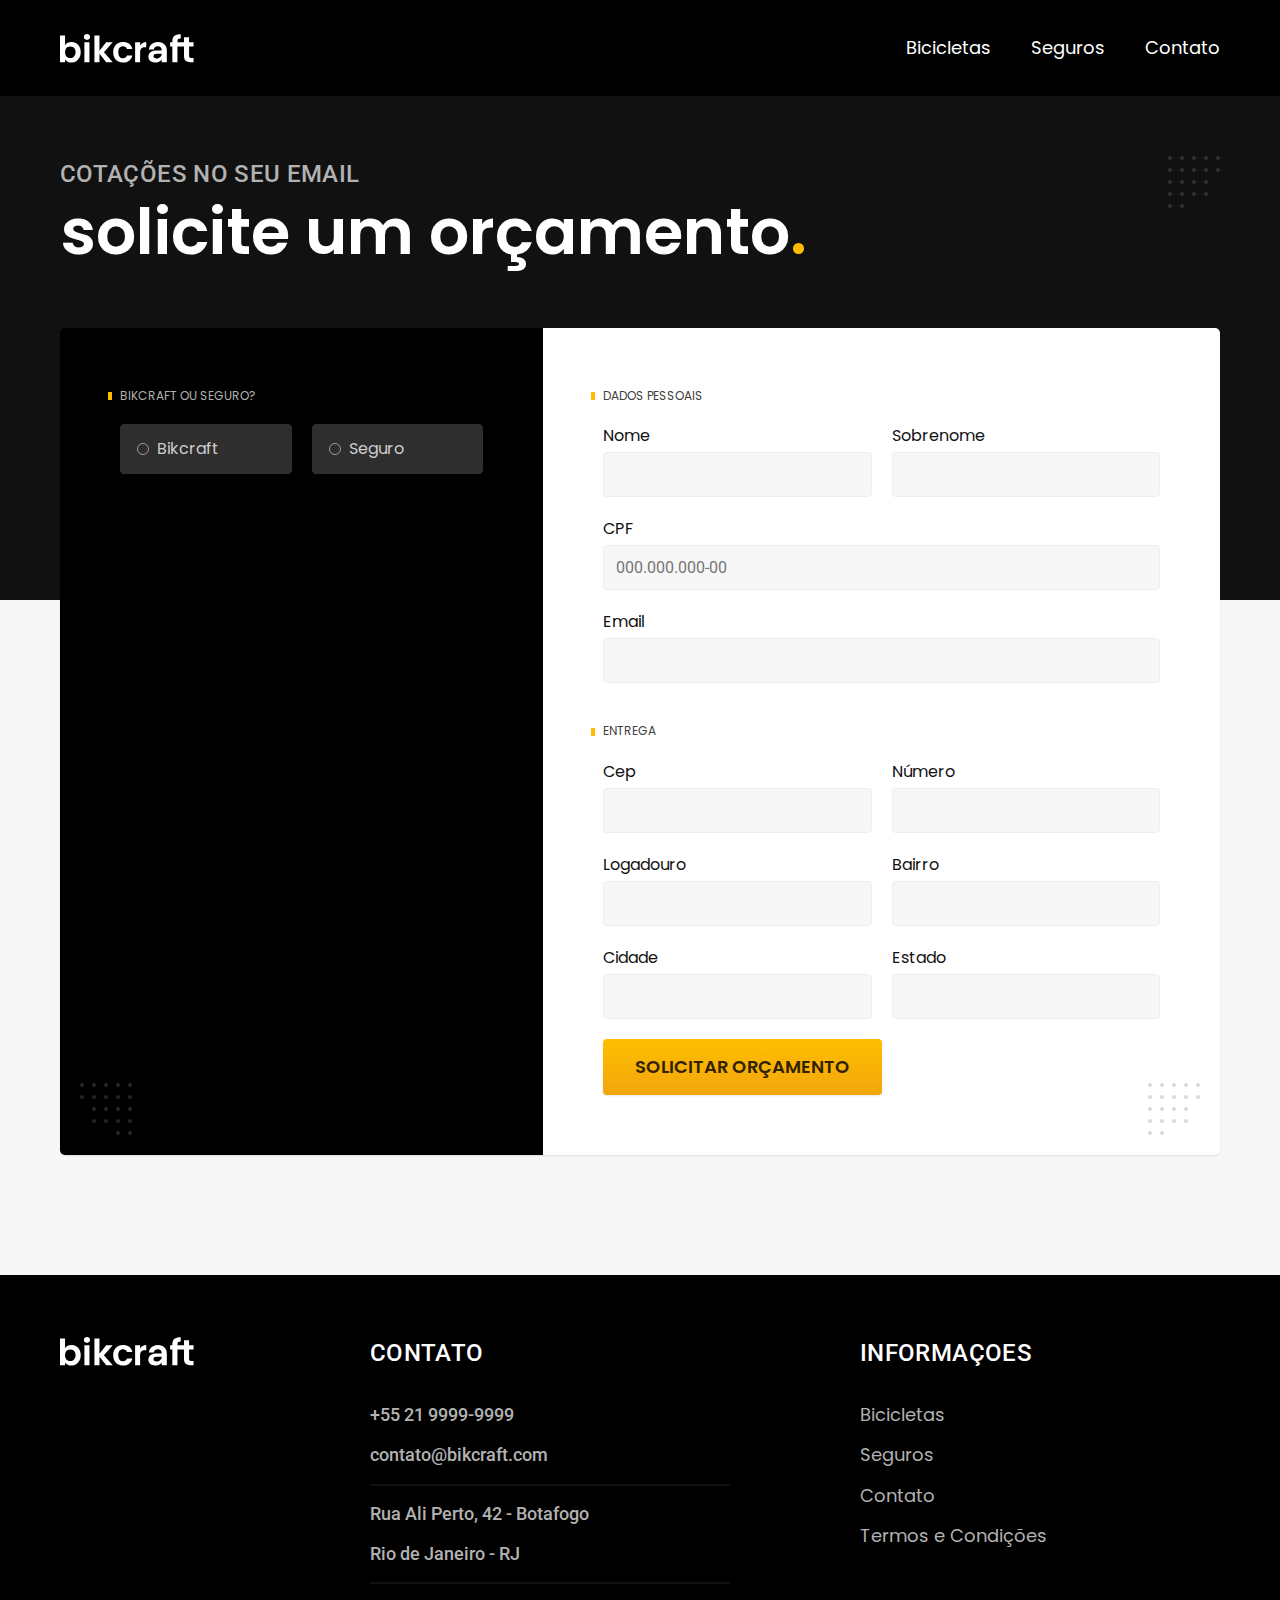
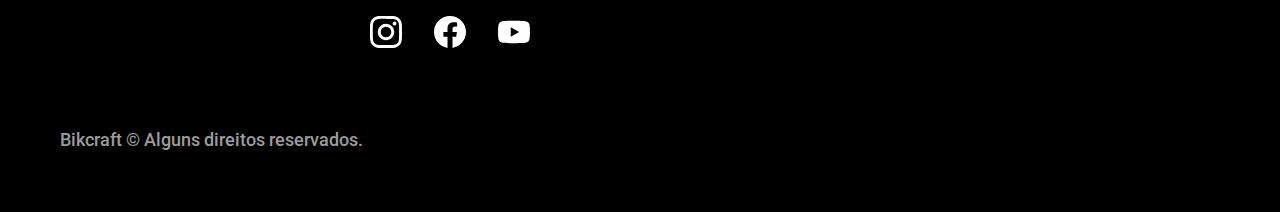
<file: orçamento.html>
<!DOCTYPE html>
<html lang="pt-br">

<head>
  <meta charset="UTF-8">
  <meta name="viewport" content="width=device-width,initial-scale=1.0">
  <meta name="description" content="Termos e Condições.">
  <link rel="icon" href="./favicon.svg" type="image/svg+xml">
  <link rel="preload" href="./css/style.css" as="style">


  <link rel="stylesheet" href="./css/style.css">
  <link rel="preconnect" href="https://fonts.googleapis.com">
  <link rel="preconnect" href="https://fonts.gstatic.com" crossorigin>
  <link href="https://fonts.googleapis.com/css2?family=Merriweather:ital,wght@1,900&family=Nunito:ital,wght@0,400;0,700;1,400&family=Poppins&family=Roboto:wght@400;500&display=swap" rel="stylesheet">

  <title>Orçamento | Bikcraft</title>
</head>

<body id="orçamento">
  <header class="header-bg">
    <div class="header container">
      <a href="./"> <img src="img/bikcraft.svg" width="136" height="32" alt="Bikcraft"></a>

      <nav aria-label="primaria">
        <ul class="header-menu font-1-m cor-0">
          <li><a href="bicicletas.html">Bicicletas</a></li>
          <li><a href="seguros.html">Seguros</a></li>
          <li><a href="contato.html">Contato</a></li>
        </ul>
      </nav>
    </div>
  </header>
  <main>
    <div class="titulo-bg">
      <div class="titulo container">
        <p class="font-2-l-b cor-5">Cotações no seu email</p>
        <h1 class="font-1-xxl cor-0">solicite um orçamento<span class="cor-p1">.</span></h1>
      </div>
    </div>

    <form class="orçamento container" action="./orçamento.html">
      <div class="orçamento-produto">
        <h2 class="font-1-xs cor-5">Bikcraft ou Seguro?</h2>

        <input type="radio" name="tipo" value="bikcraft" id="bikcraft">
        <label for="bikcraft">Bikcraft</label>

        <input type="radio" name="tipo" value="seguro" id="seguro">
        <label for="seguro">Seguro</label>

        <div class="orçamento-conteudo" id="orçamento-bikcraft">
          <h2 class="font-1-xs cor-5">Escolha a sua</h2>

          <input type="radio" name="produto" value="nimbus" id="nimbus">
          <label for="nimbus">Nimbus Stark<span>R$ 4999</span></label>
          <div class="orçamento-detalhes">
            <ul class="font-1-xs cor-8">
              <li><img src="./img/icones/eletrica.svg" width="32" height="32" alt="">Motor Elétrico
              </li>
              <li><img src="./img/icones/carbono.svg" width="32" height="32" alt="">Fibra de Carbono
              </li>
              <li><img src="./img/icones/velocidade.svg" width="32" height="32" alt="">50 km/h
              </li>
              <li><img src="./img/icones/rastreador.svg" width="32" height="32" alt="">Rastreador
              </li>
            </ul>
            <img src="./img/bicicletas/nimbus.jpg" alt="Bicicleta preta">
          </div>

          <input type="radio" name="produto" value="magic" id="magic">
          <label for="magic">Magic Might<span>R$ 2499</span></label>
          <div class="orçamento-detalhes">
            <ul class="font-1-xs cor-8">
              <li><img src="./img/icones/eletrica.svg" width="32" height="32" alt="">Motor Elétrico
              </li>
              <li><img src="./img/icones/carbono.svg" width="32" height="32" alt="">Fibra de Carbono
              </li>
              <li><img src="./img/icones/velocidade.svg" width="32" height="32" alt="">45 km/h
              </li>
              <li><img src="./img/icones/rastreador.svg" width="32" height="32" alt="">Rastreador
              </li>
            </ul>
            <img src="./img/bicicletas/magic.jpg" width="1120" height="680" alt="Bicicleta preta">
          </div>

          <input type="radio" name="produto" value="ouro" id="nebula">
          <label for="nebula">Nebula Cosmic<span>R$ 3999</span></label>
          <div class="orçamento-detalhes">
            <ul class="font-1-xs cor-8">
              <li><img src="./img/icones/eletrica.svg" width="32" height="32" alt="">Motor Elétrico
              </li>
              <li><img src="./img/icones/carbono.svg" width="32" height="32" alt="">Fibra de Carbono
              </li>
              <li><img src="./img/icones/velocidade.svg" width="32" height="32" alt="">40 km/h
              </li>
              <li><img src="./img/icones/rastreador.svg" width="32" height="32" alt="">Rastreador
              </li>
            </ul>
            <img src="./img/bicicletas/nebula.jpg" width="1120" height="680" alt="Bicicleta branca">
          </div>
        </div>

        <div class="orçamento-conteudo" id="orçamento-seguro">
          <h2 class="font-1-xs cor-5">Escolha o plano</h2>

          <input type="radio" name="produto" value="prata" id="prata">
          <label for="prata">Prata<span>R$ 199</span></label>
          <input type="radio" name="produto" value="ouro" id="ouro">
          <label for="ouro">Ouro<span>R$ 299</span></label>
        </div>
      </div>
      <div class="orçamento-dados form">
        <h2 class="font-1-xs cor-9 col-2">dados pessoais</h2>
        <div>
          <label for="nome">Nome</label>
          <input type="text" id="nome" name="nome">
        </div>
        <div>
          <label for="sobrenome">Sobrenome</label>
          <input type="text" id="sobrenome" name="sobrenome">
        </div>
        <div class="col-2">
          <label for="cpf">CPF</label>
          <input type="text" id="cpf" name="cpf" placeholder="000.000.000-00">
        </div>
        <div class="col-2">
          <label for="email">Email</label>
          <input type="email" id="email" name="email">
        </div>
        <h2 class="font-1-xs cor-9 col-2">entrega</h2>
        <div>
          <label for="cep">Cep</label>
          <input type="text" id="cep" name="cep">
        </div>
        <div>
          <label for="numero">Número</label>
          <input type="text" id="numero" name="numero">
        </div>
        <div>
          <label for="logadouro">Logadouro</label>
          <input type="text" id="logadouro" name="logadouro">
        </div>
        <div>
          <label for="bairro">Bairro</label>
          <input type="text" id="bairro" name="bairro">
        </div>
        <div>
          <label for="cidade">Cidade</label>
          <input type="text" id="cidade" name="cidade">
        </div>
        <div>
          <label for="estado">Estado</label>
          <input type="text" id="estado" name="estado">
        </div>
        <button class="botao col-2">Solicitar orçamento</button>
      </div>
    </form>
  </main>
  <footer class="footer-bg">
    <div class="footer container">
      <img src="img/bikcraft.svg" width="136" height="32" alt="Bikcraft">
      <div class="footer-contato">
        <h3 class="font-2-l-b cor-0">contato</h3>
        <ul class="font-2-m cor-5">
          <li><a href="tel:+5521999999999">+55 21 9999-9999</a></li>
          <li><a href="maito:contato@bikcraft.com">contato@bikcraft.com</a></li>
          <li>Rua Ali Perto, 42 - Botafogo</li>
          <li>Rio de Janeiro - RJ</li>
        </ul>
        <div class="footer-redes">
          <a href="./">
            <img src="img/redes/instagram.svg" width="32" height="32" alt=""></a>
          <a href="./">
            <img src="img/redes/facebook.svg" width="32" height="32" alt=""></a>
          <a href="./">
            <img src="img/redes/youtube.svg" width="32" height="32" alt=""></a>
        </div>
      </div>
      <div class="footer-informaçoes">
        <h3 class="font-2-l-b cor-0">Informaçoes</h3>
        <nav>
          <ul class="font-1-m cor-5">
            <li> <a href="./bicicletas.html">Bicicletas</a></li>
            <li> <a href="./seguros.html">Seguros</a></li>
            <li><a href="./contato.html">Contato</a></li>
            <li><a href="./termos.html">Termos e Condições</a></li>
          </ul>
        </nav>
      </div>
      <p class="footer-copy font-2-m cor-6">Bikcraft © Alguns direitos reservados.</p>
    </div>
  </footer>
  <script src="./js/script.js">
  </script>
</body>



</html>
</file>
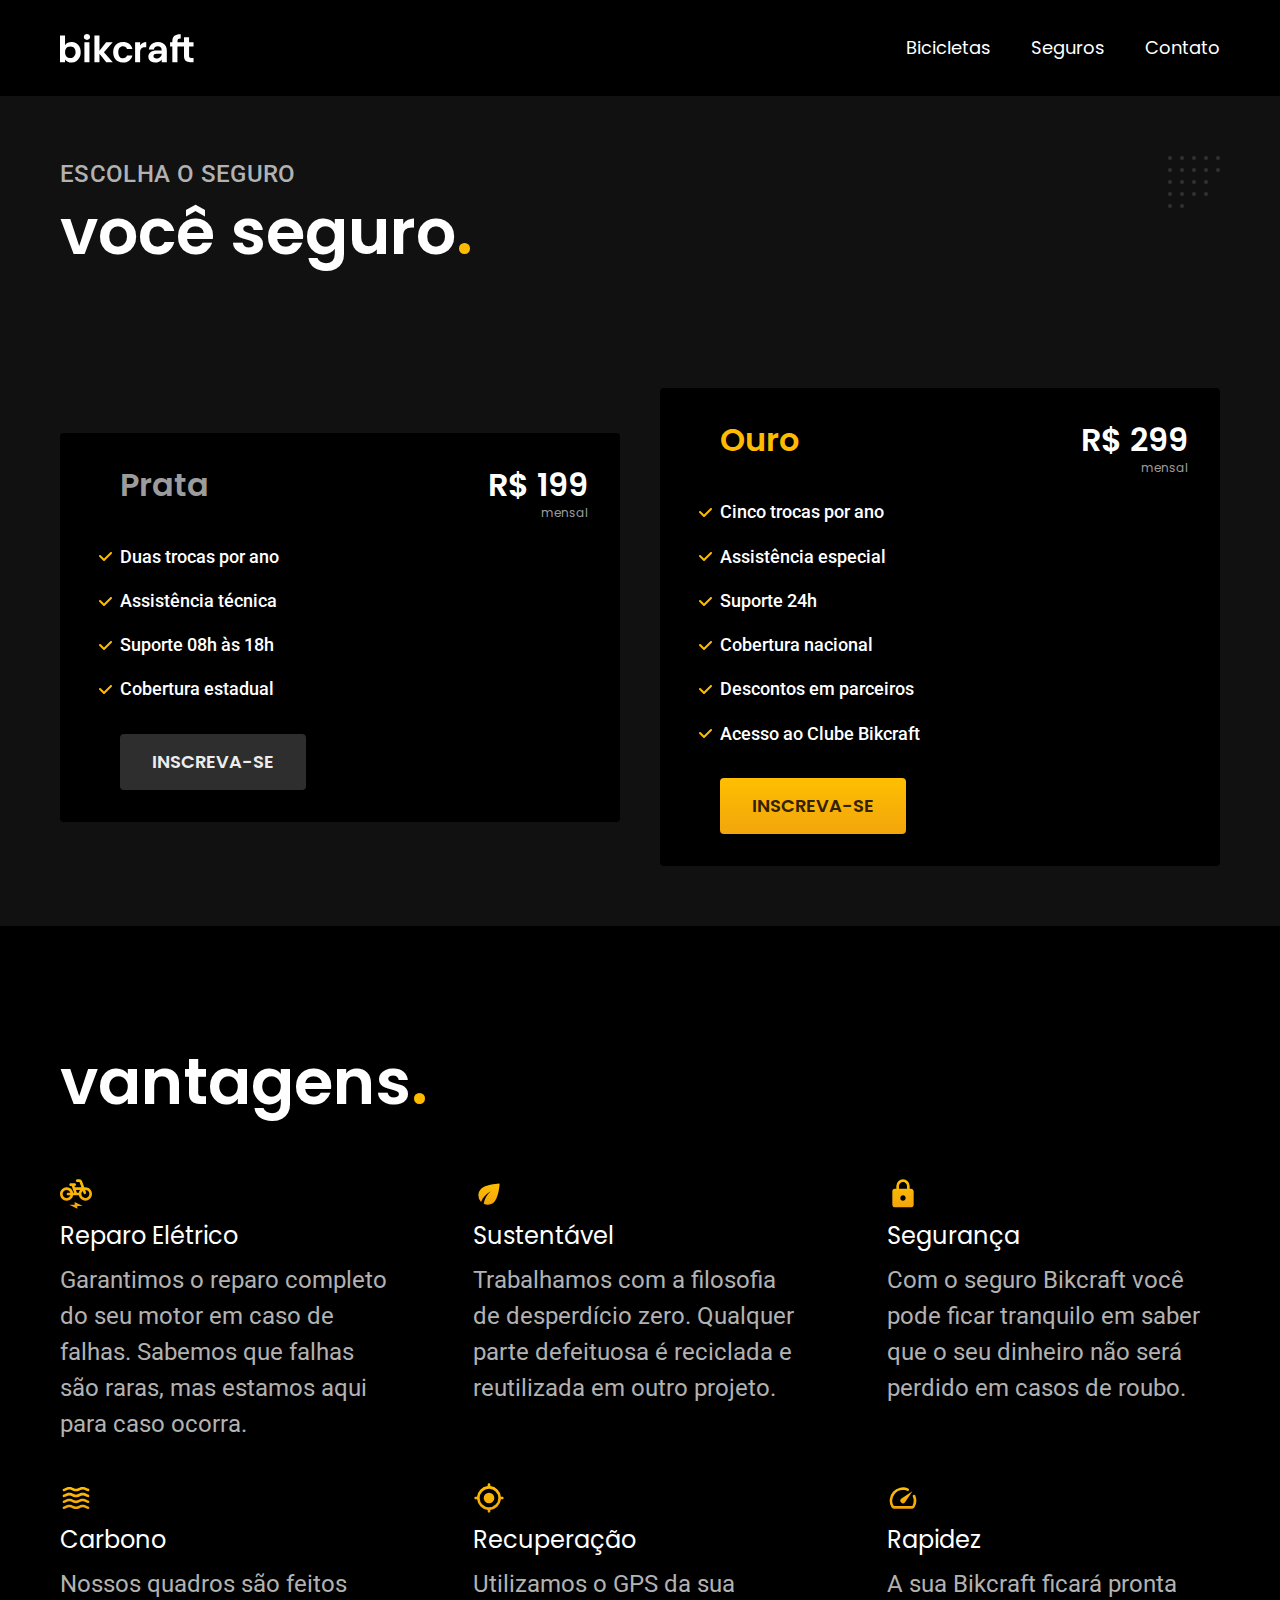
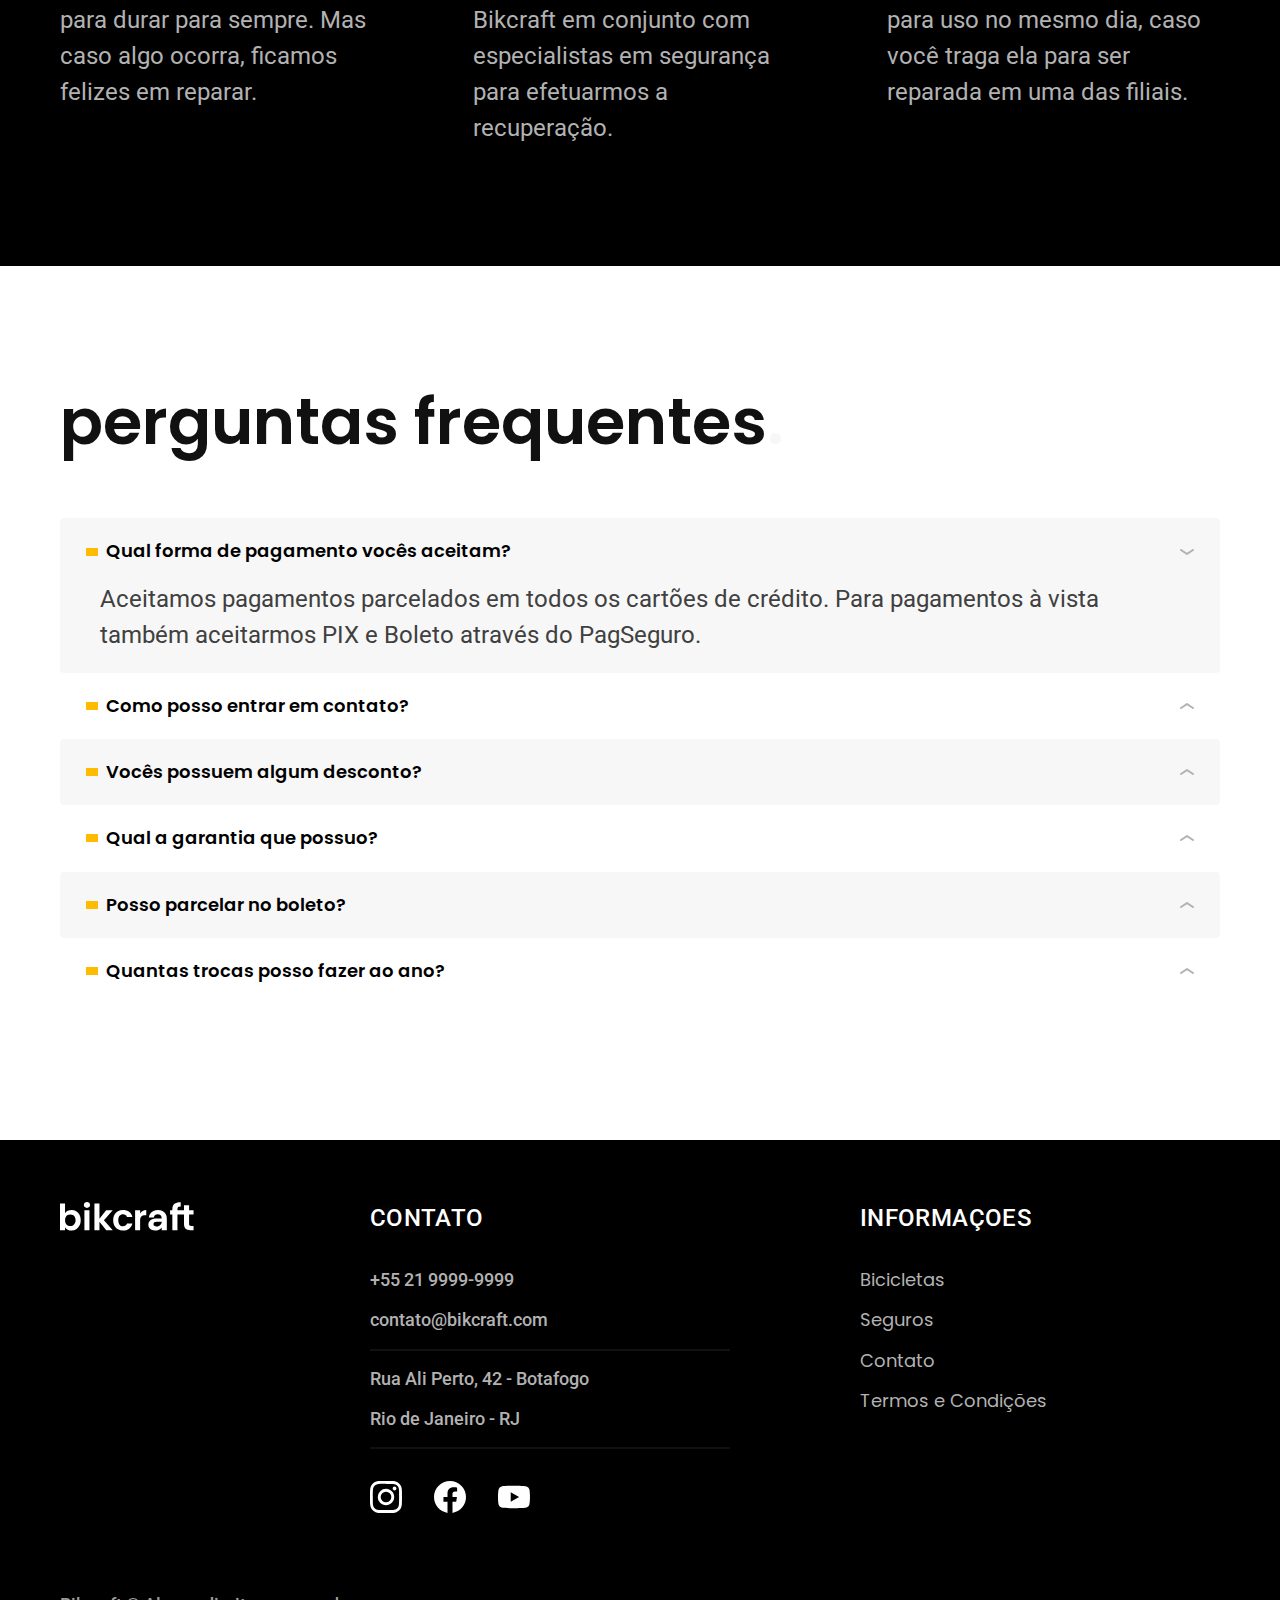
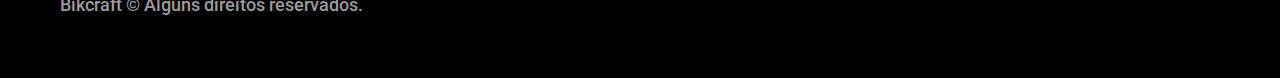
<file: seguros.html>
<!DOCTYPE html>
<html lang="pt-br">

<head>
  <meta charset="UTF-8">
  <meta name="viewport" content="width=device-width,initial-scale=1.0">
  <meta name="description" content="seguros.">
  <link rel="icon" href="./favicon.svg" type="image/svg+xml">
  <link rel="preload" href="./css/style.css" as="style">

  <link rel="preconnect" href="https://fonts.googleapis.com">
  <link rel="preconnect" href="https://fonts.gstatic.com" crossorigin>
  <link href="https://fonts.googleapis.com/css2?family=Merriweather:ital,wght@1,900&family=Nunito:ital,wght@0,400;0,700;1,400&family=Poppins&family=Roboto:wght@400;500&display=swap" rel="stylesheet">
  <link rel="stylesheet" href="./css/style.css">

  <title>Seguros | Bikcraft</title>
</head>

<body id="seguros">
  <header class="header-bg">
    <div class="header container">
      <a href="./"> <img src="img/bikcraft.svg" width="136" height="32" alt="Bikcraft"></a>

      <nav aria-label="primaria">
        <ul class="header-menu font-1-m cor-0">
          <li><a href="bicicletas.html">Bicicletas</a></li>
          <li><a href="seguros.html">Seguros</a></li>
          <li><a href="contato.html">Contato</a></li>
        </ul>
      </nav>
    </div>
  </header>
  <main class="seguros-bg">
    <div class="titulo-bg">
      <div class="titulo container">
        <p class="font-2-l-b cor-5">Escolha o seguro </p>
        <h1 class="font-1-xxl cor-0">você seguro<span class="cor-p1">.</span></h1>
      </div>
    </div>
    <div class="seguros container">
      <div class="seguros-item fadeInLeft" data-anime="200">
        <h3 class="font-1-xl cor-6">Prata</h3>
        <span class="font-1-xl cor-0">R$ 199<span class="font-1-xs cor-6">mensal</span></span>
        <ul class="font-2-m cor-0">
          <li>Duas trocas por ano</li>
          <li>Assistência técnica</li>
          <li>Suporte 08h às 18h</li>
          <li>Cobertura estadual</li>
        </ul>
        <a class="botao secundario" href="./orçamento.html?tipo=seguro&produto=prata">Inscreva-se</a>
      </div>
      <div class="seguros-item fadeInRight" data-anime="400">
        <h3 class="font-1-xl cor-p1">Ouro</h3>
        <span class="font-1-xl cor-0">R$ 299<span class="font-1-xs cor-6">mensal</span></span>
        <ul class="font-2-m cor-0">
          <li>Cinco trocas por ano</li>
          <li>Assistência especial</li>
          <li>Suporte 24h</li>
          <li>Cobertura nacional</li>
          <li>Descontos em parceiros</li>
          <li>Acesso ao Clube Bikcraft</li>
        </ul>
        <a class="botao" href="./orçamento.html?tipo=seguro&produto=ouro">Inscreva-se</a>
      </div>
    </div>
  </main>
  <article class="vantagens-bg">
    <div class="vantagens container">
      <h2 class="font-1-xxl cor-0">vantagens<span class="cor-p1">.</span></h2>
      <ul>
        <li>
          <img src="./img/icones/eletrica.svg" width="32" height="32" alt="">
          <h3 class="font-1-l cor-0">Reparo Elétrico</h3>
          <p class="font-2-s cor-5">Garantimos o reparo completo do seu motor em caso de falhas. Sabemos que falhas são raras, mas estamos aqui para caso ocorra.</p>
        </li>
        <li>
          <img src="./img/icones/sustentavel.svg" width="32" height="32" alt="">
          <h3 class="font-1-l cor-0">Sustentável</h3>
          <p class="font-2-s cor-5">Trabalhamos com a filosofia de desperdício zero. Qualquer parte defeituosa é reciclada e reutilizada em outro projeto.</p>
        </li>
        <li>
          <img src="./img/icones/seguro.svg" width="32" height="32" alt="">
          <h3 class="font-1-l cor-0">Segurança</h3>
          <p class="font-2-s cor-5">Com o seguro Bikcraft você pode ficar tranquilo em saber que o seu dinheiro não será perdido em casos de roubo.</p>
        </li>
        <li>
          <img src="./img/icones/carbono.svg" width="32" height="32" alt="">
          <h3 class="font-1-l cor-0">Carbono</h3>
          <p class="font-2-s cor-5">Nossos quadros são feitos para durar para sempre. Mas caso algo ocorra, ficamos felizes em reparar.</p>
        </li>
        <li>
          <img src="./img/icones/rastreador.svg" width="32" height="32" alt="">
          <h3 class="font-1-l cor-0">Recuperação</h3>
          <p class="font-2-s cor-5">Utilizamos o GPS da sua Bikcraft em conjunto com especialistas em segurança para efetuarmos a recuperação.</p>
        </li>
        <li>
          <img src="./img/icones/velocidade.svg" width="32" height="32" alt="">
          <h3 class="font-1-l cor-0">Rapidez</h3>
          <p class="font-2-s cor-5">A sua Bikcraft ficará pronta para uso no mesmo dia, caso você traga ela para ser reparada em uma das filiais.</p>
        </li>
      </ul>
    </div>
  </article>

  <article class="perguntas container">
    <h2 class="font-1-xxl ">perguntas frequentes<span class="cor-1">.</span></h2>
    <dl>
      <div>
        <dt><button class="font-1-m-b" aria-controls="pergunta1" aria-expanded="true">Qual forma de pagamento vocês aceitam? </button></dt>
        <dd id="pergunta1" class="font-2-s cor-9 ativa">Aceitamos pagamentos parcelados em todos os cartões de crédito. Para pagamentos à vista também aceitarmos PIX e Boleto através do PagSeguro.</dd>
      </div>
      <div>
        <dt><button class="font-1-m-b" aria-controls="pergunta2" aria-expanded="false">Como posso entrar em contato?</button></dt>
        <dd id="pergunta2" class="font-2-s cor-9"></dd>
      </div>
      <div>
        <dt><button class="font-1-m-b" aria-controls="pergunta3" aria-expanded="false">Vocês possuem algum desconto?</button></dt>
        <dd id="pergunta3" class="font-2-s cor-9">Aceitamos pagamentos parcelados em todos os cartões de crédito. Para pagamentos à vista também aceitarmos PIX e Boleto através do PagSeguro.</dd>
      </div>
      <div>
        <dt><button class="font-1-m-b" aria-controls="pergunta4" aria-expanded="false">Qual a garantia que possuo?</button></dt>
        <dd id="pergunta4" class="font-2-s cor-9">Aceitamos pagamentos parcelados em todos os cartões de crédito. Para pagamentos à vista também aceitarmos PIX e Boleto através do PagSeguro.</dd>
      </div>
      <div>
        <dt><button class="font-1-m-b" aria-controls="pergunta5" aria-expanded="false">Posso parcelar no boleto?</button></dt>
        <dd id="pergunta5" class="font-2-s cor-9">Aceitamos pagamentos parcelados em todos os cartões de crédito. Para pagamentos à vista também aceitarmos PIX e Boleto através do PagSeguro.</dd>
      </div>
      <div>
        <dt><button class="font-1-m-b" aria-controls="pergunta6" aria-expanded="false">Quantas trocas posso fazer ao ano?</button></dt>
        <dd id="pergunta6" class="font-2-s cor-9">Aceitamos pagamentos parcelados em todos os cartões de crédito. Para pagamentos à vista também aceitarmos PIX e Boleto através do PagSeguro.</dd>
      </div>
    </dl>
  </article>
  </article>
  <footer class="footer-bg">
    <div class="footer container">
      <img src="img/bikcraft.svg" width="136" height="32" alt="Bikcraft">
      <div class="footer-contato">
        <h3 class="font-2-l-b cor-0">contato</h3>
        <ul class="font-2-m cor-5">
          <li><a href="tel:+5521999999999">+55 21 9999-9999</a></li>
          <li><a href="maito:contato@bikcraft.com">contato@bikcraft.com</a></li>
          <li>Rua Ali Perto, 42 - Botafogo</li>
          <li>Rio de Janeiro - RJ</li>
        </ul>
        <div class="footer-redes">
          <a href="./">
            <img src="img/redes/instagram.svg" width="32" height="32" alt=""></a>
          <a href="./">
            <img src="img/redes/facebook.svg" width="32" height="32" alt=""></a>
          <a href="./">
            <img src="img/redes/youtube.svg" width="32" height="32" alt=""></a>
        </div>
      </div>
      <div class="footer-informaçoes">
        <h3 class="font-2-l-b cor-0">Informaçoes</h3>
        <nav>
          <ul class="font-1-m cor-5">
            <li> <a href="./bicicletas.html">Bicicletas</a></li>
            <li> <a href="./seguros.html">Seguros</a></li>
            <li><a href="./contato.html">Contato</a></li>
            <li><a href="./termos.html">Termos e Condições</a></li>
          </ul>
        </nav>
      </div>
      <p class="footer-copy font-2-m cor-6">Bikcraft © Alguns direitos reservados.</p>
    </div>
  </footer>
  <script src="./js/plugin/simple-anime.js"></script>
  <script src="./js/script.js"></script>
</body>



</html>
</file>
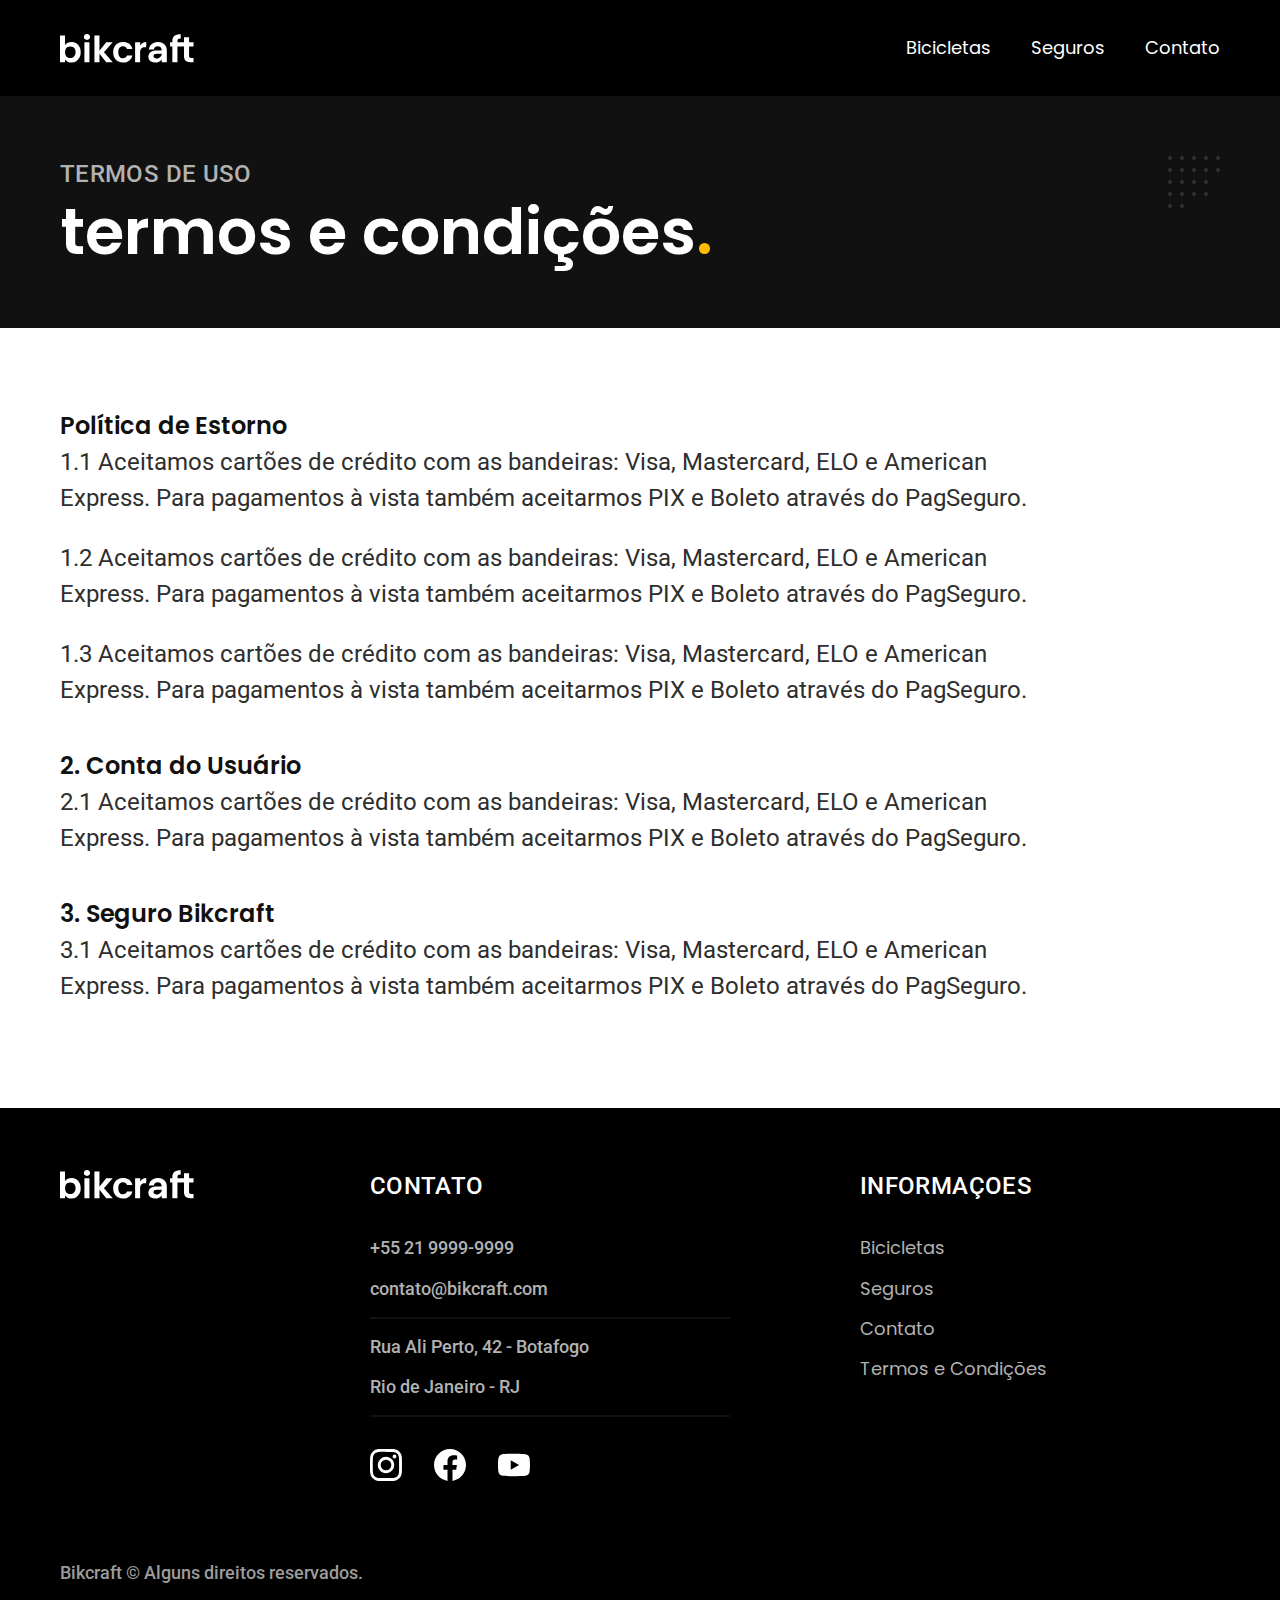
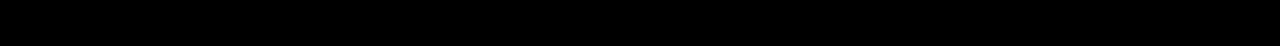
<file: termos.html>
<!DOCTYPE html>
<html lang="pt-br">

<head>
  <meta charset="UTF-8">
  <meta name="viewport" content="width=device-width,initial-scale=1.0">
  <meta name="description" content="Termos e Condições.">
  <link rel="icon" href="./favicon.svg" type="image/svg+xml">

  <link rel="preload" href="./css/style.css" as="style">

  <link rel="preconnect" href="https://fonts.googleapis.com">
  <link rel="preconnect" href="https://fonts.gstatic.com" crossorigin>
  <link href="https://fonts.googleapis.com/css2?family=Merriweather:ital,wght@1,900&family=Nunito:ital,wght@0,400;0,700;1,400&family=Poppins&family=Roboto:wght@400;500&display=swap" rel="stylesheet">
  <link rel="stylesheet" href="./css/style.css">

  <title>Termos e Condições | Bikcraft</title>
</head>

<body id="termos">
  <header class="header-bg">
    <div class="header container">
      <a href="./"> <img src="img/bikcraft.svg" width="136" height="32" alt="Bikcraft"></a>

      <nav aria-label="primaria">
        <ul class="header-menu font-1-m cor-0">
          <li><a href="bicicletas.html">Bicicletas</a></li>
          <li><a href="seguros.html">Seguros</a></li>
          <li><a href="contato.html">Contato</a></li>
        </ul>
      </nav>
    </div>
  </header>
  <main>
    <div class="titulo-bg">
      <div class="titulo container">
        <p class="font-2-l-b cor-5">Termos de uso</p>
        <h1 class="font-1-xxl cor-0">termos e condições<span class="cor-p1">.</span></h1>
      </div>
    </div>
    <div class="termos font-2-s cor-10 container">
      <h2 class="font-1-l cor-11">Política de Estorno</h2>
      <p>1.1 Aceitamos cartões de crédito com as bandeiras: Visa, Mastercard, ELO e American Express. Para pagamentos à vista também aceitarmos PIX e Boleto através do PagSeguro.</p>
      <p>1.2 Aceitamos cartões de crédito com as bandeiras: Visa, Mastercard, ELO e American Express. Para pagamentos à vista também aceitarmos PIX e Boleto através do PagSeguro.</p>
      <p>1.3 Aceitamos cartões de crédito com as bandeiras: Visa, Mastercard, ELO e American Express. Para pagamentos à vista também aceitarmos PIX e Boleto através do PagSeguro.</p>
      <h2 class="font-1-l cor-11">2. Conta do Usuário</h2>
      <p>2.1 Aceitamos cartões de crédito com as bandeiras: Visa, Mastercard, ELO e American Express. Para pagamentos à vista também aceitarmos PIX e Boleto através do PagSeguro.</p>
      <h2 class="font-1-l cor-11">3. Seguro Bikcraft</h2>
      <p>3.1 Aceitamos cartões de crédito com as bandeiras: Visa, Mastercard, ELO e American Express. Para pagamentos à vista também aceitarmos PIX e Boleto através do PagSeguro.</p>
    </div>
  </main>
  <footer class="footer-bg">
    <div class="footer container">
      <img src="img/bikcraft.svg" width="136" height="32" alt="Bikcraft">
      <div class="footer-contato">
        <h3 class="font-2-l-b cor-0">contato</h3>
        <ul class="font-2-m cor-5">
          <li><a href="tel:+5521999999999">+55 21 9999-9999</a></li>
          <li><a href="maito:contato@bikcraft.com">contato@bikcraft.com</a></li>
          <li>Rua Ali Perto, 42 - Botafogo</li>
          <li>Rio de Janeiro - RJ</li>
        </ul>
        <div class="footer-redes">
          <a href="./">
            <img src="img/redes/instagram.svg" width="32" height="32" alt=""></a>
          <a href="./">
            <img src="img/redes/facebook.svg" width="32" height="32" alt=""></a>
          <a href="./">
            <img src="img/redes/youtube.svg" width="32" height="32" alt=""></a>
        </div>
      </div>
      <div class="footer-informaçoes">
        <h3 class="font-2-l-b cor-0">Informaçoes</h3>
        <nav>
          <ul class="font-1-m cor-5">
            <li> <a href="./bicicletas.html">Bicicletas</a></li>
            <li> <a href="./seguros.html">Seguros</a></li>
            <li><a href="./contato.html">Contato</a></li>
            <li><a href="./termos.html">Termos e Condições</a></li>
          </ul>
        </nav>
      </div>
      <p class="footer-copy font-2-m cor-6">Bikcraft © Alguns direitos reservados.</p>
    </div>
  </footer>
  <script src="./js/script.js">
  </script>
</body>



</html>
</file>
<file: css/style.css>
@import "./global/global.css";
@import "./utilidades/tipografia.css";
@import "./utilidades/cores.css";
@import "./utilidades/animaçao.css";

@import "./global/header.css";
@import "./global/footer.css";

@import "./utilidades/componentes.css";
@import "./utilidades/formulario.css";

@import "./home/introduçao.css";
@import "./home/tecnologia.css";
@import "./home/parceiros.css";
@import "./home/depoimento.css";

@import "./bicicletas/bicicletas-lista.css";
@import "./bicicletas/bicicletas.css";

@import "./bicicleta/bicicleta.css";
@import "./bicicleta/seguro.css";

@import "./seguros/seguros.css";

@import "./seguros/vantagens.css";

@import "./seguros/perguntas.css";

@import "./contato/contato.css";
@import "./contato/lojas.css";

@import "./orçamento/orçamento.css";

@import "./termos/termos.css";
</file>
